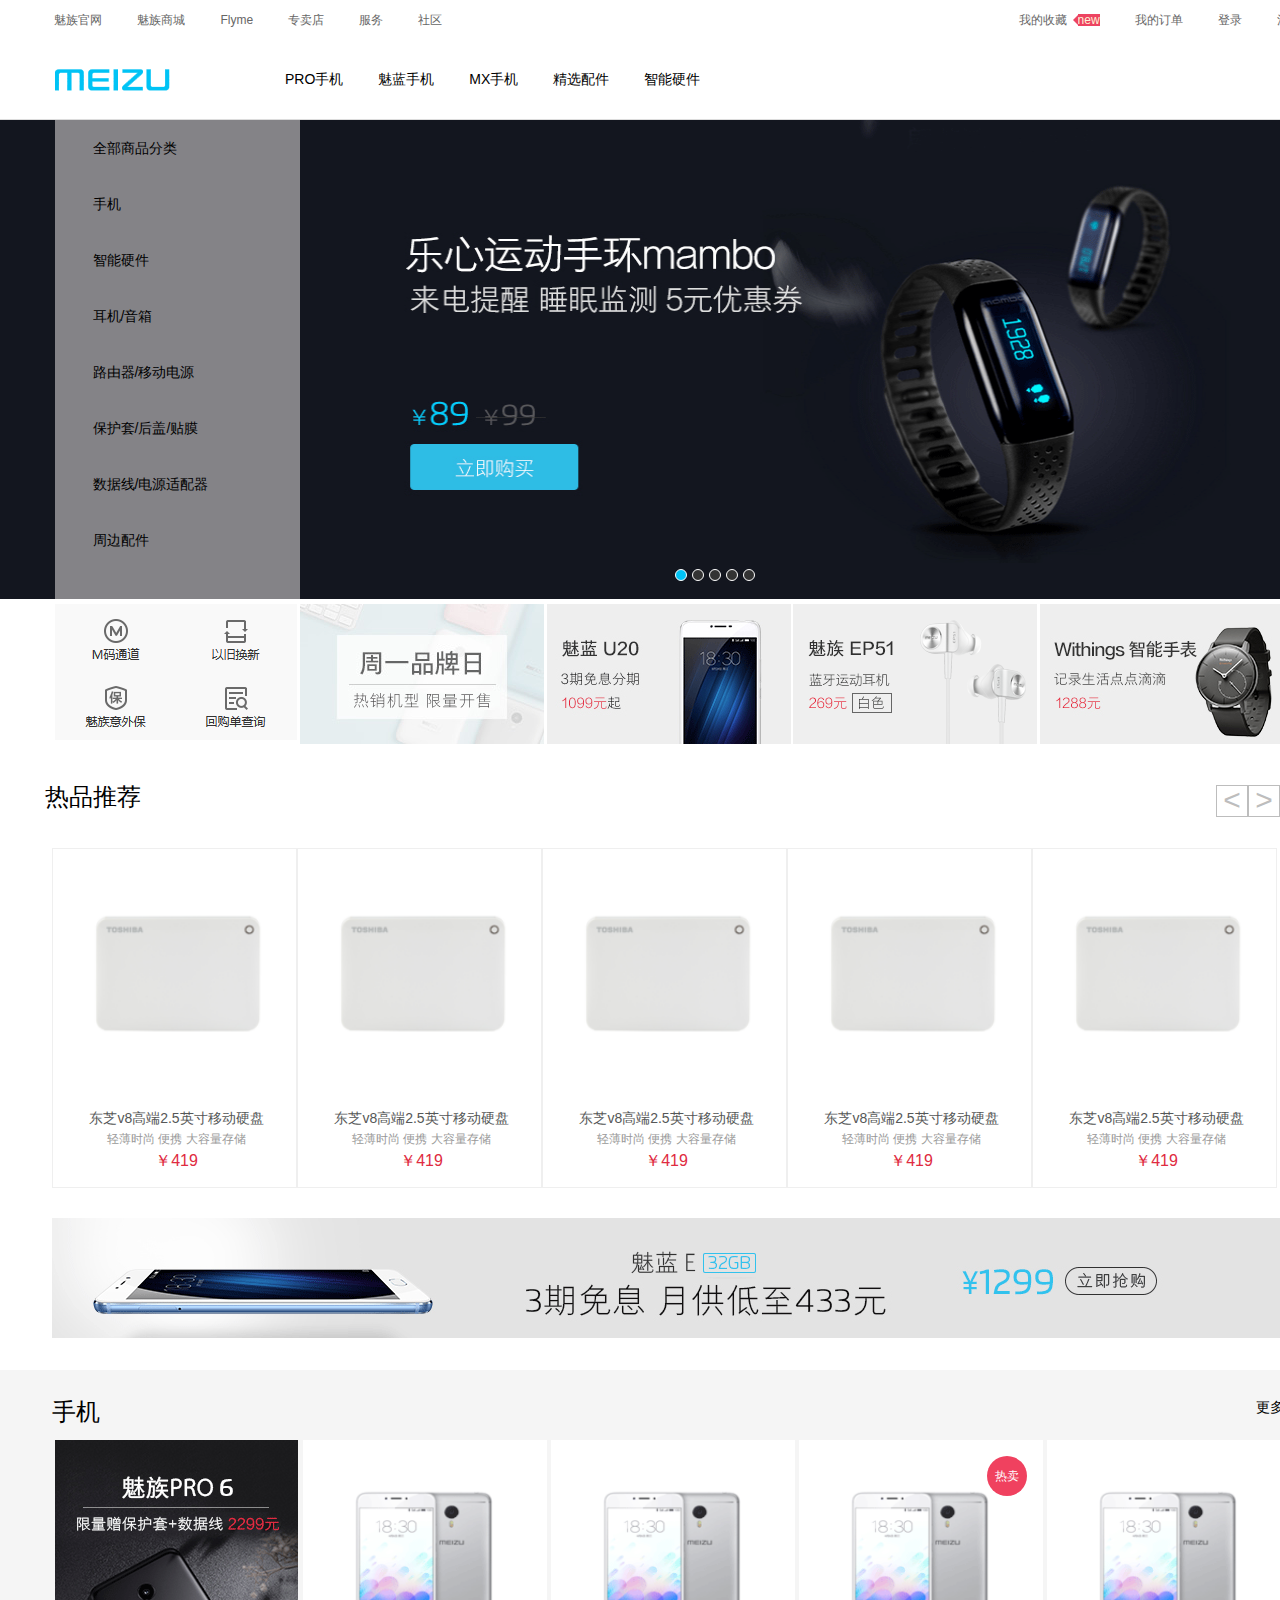
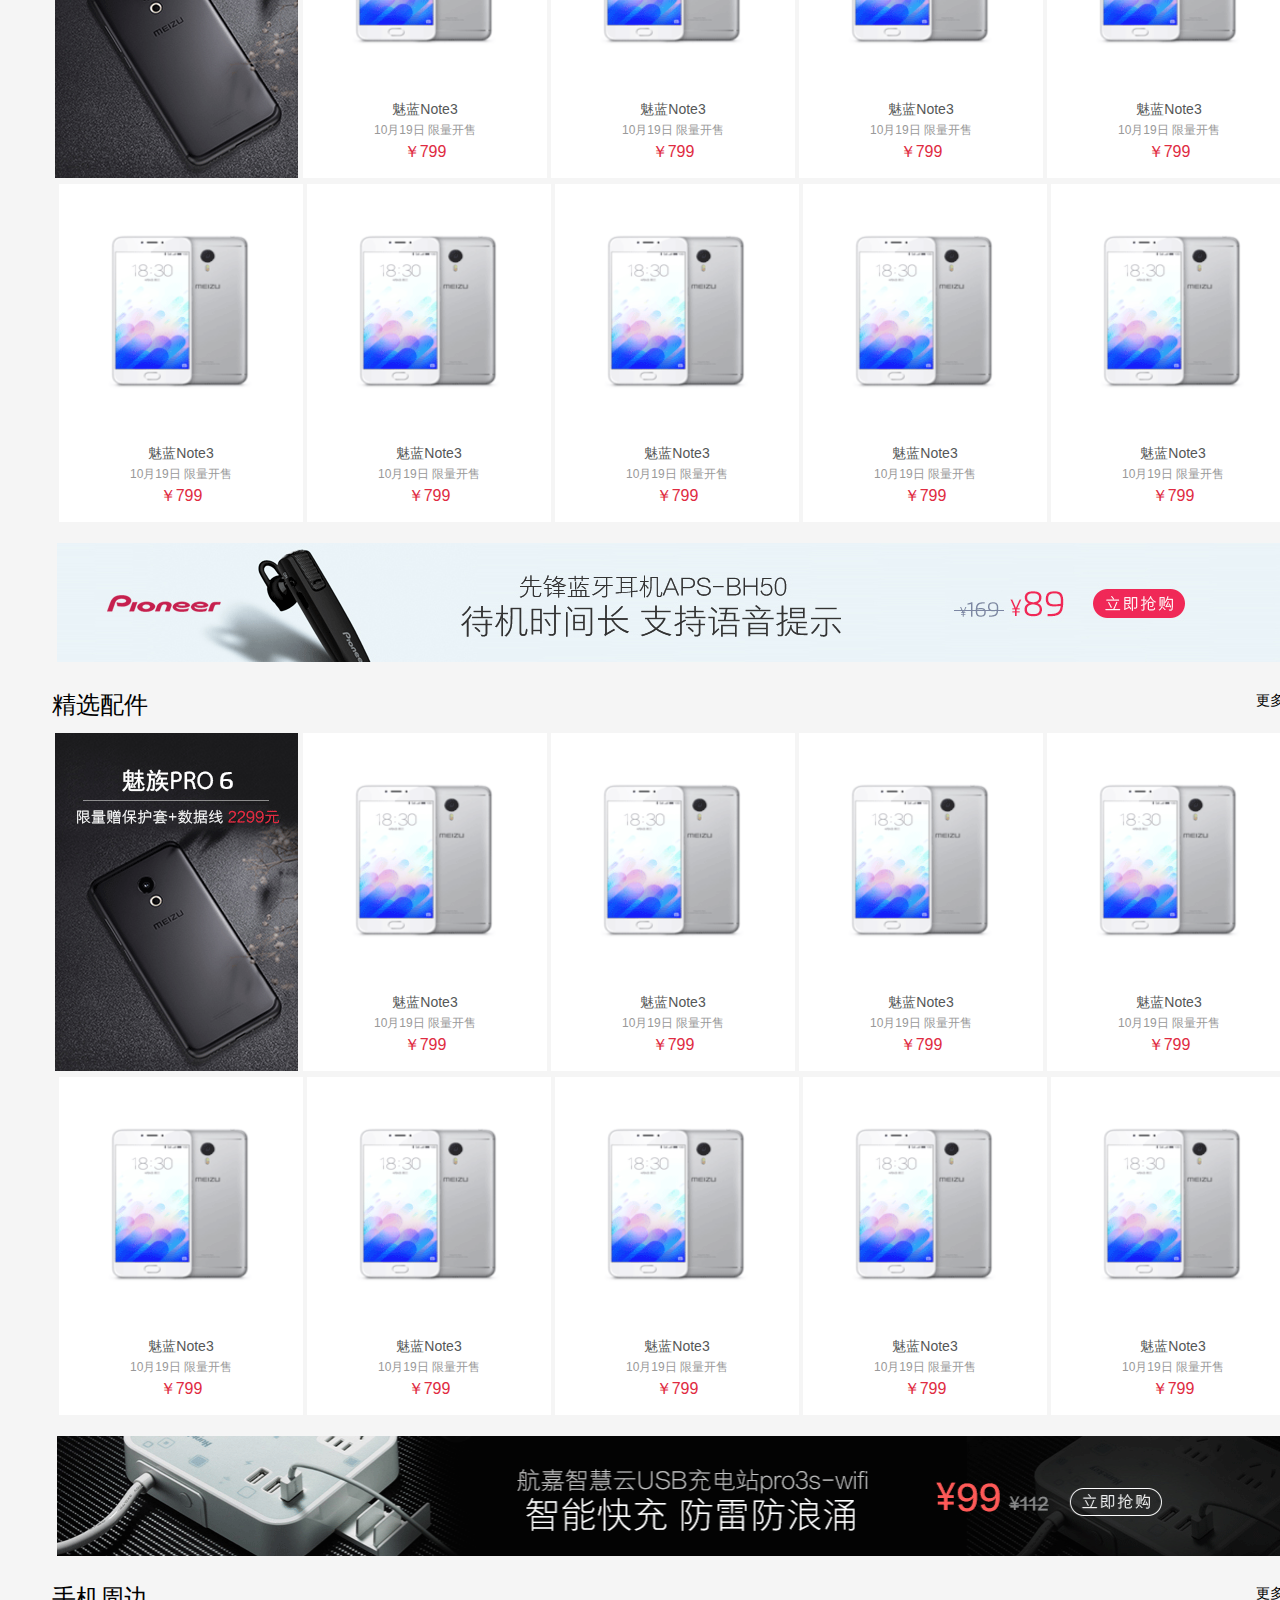
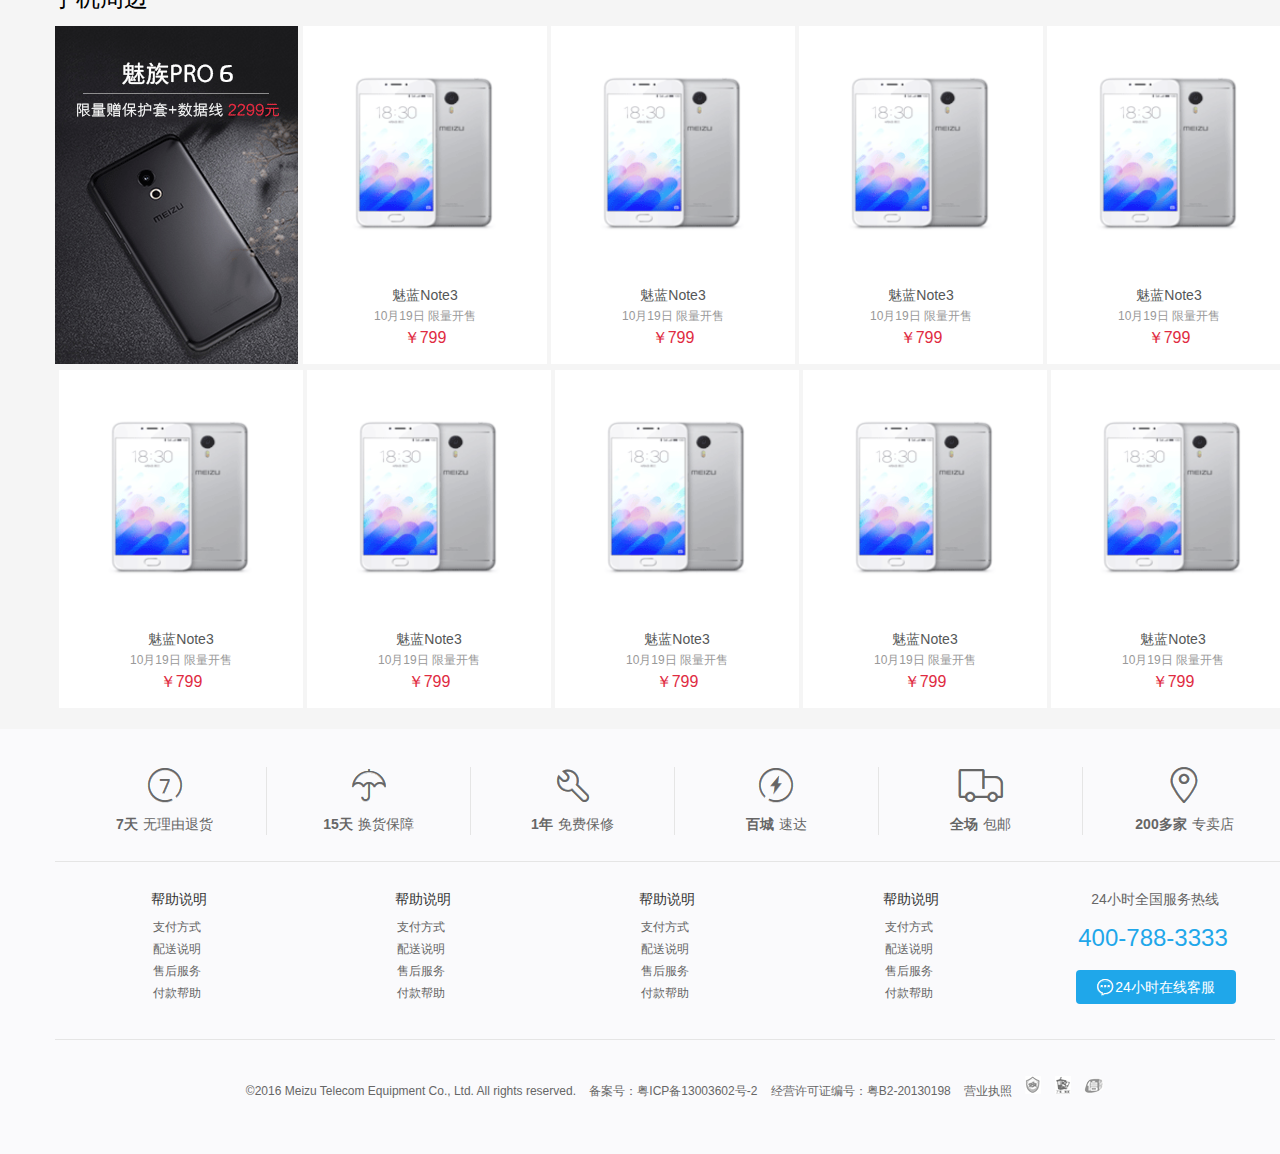
<file: index.html>
﻿<!doctype html>
<html lang="en">
<head>
	<meta charset="UTF-8" />
	<title>Document</title>
	<link rel="stylesheet" href="css/reset.css" />
	<link rel="stylesheet" href="css/test.css" />
	
</head>
<body>
	<div id="huidao" class="hide">
	<i ><img src="img/6666/images/you.gif"/></i>
	<a onclick="pageScroll()"><img src="img/6666/images/top.gif"/></a>
	</div>
	<div id="topnav">
		<div id="topleft">
			<ul>
				<li>魅族官网</li>
				<li>魅族商城</li>
				<li>Flyme</li>
				<li>专卖店</li>
				<li>服务</li>
				<li>社区</li>
			</ul>
		</div>
		<div id="topright">
			<li>我的收藏<i>new<span></span></i></li>
			<li>我的订单</li>
			<li>登录</li>
			<li>注册</li>
		</div>
	</div>
	<div id="shopnav" class="shopnav">
		<a href="http://www.meizu.com" target="_blank"><img src="img/logo.gif" alt="魅族" />	</a>
		<div class="zznav">
			
			<ul id="navz">
				<li index="0" >PRO手机</li>
				<li index="1">魅蓝手机</li>
				<li index="2">MX手机</li>
				<li index="3">精选配件</li>
				<li index="4">智能硬件</li>
			</ul>
		</div>
			

			<div class="zzxnav">
				<div class="xiaonav ">
					<ul class="made">
						<li><img src="img/images1/pro1.gif" />
							<p class="aa">魅族PR6 </p>
							<p class="cc">￥2299</p>
						</li>
						<li><img src="img/images1/pro2.gif"/>
						<p class="aa">魅族PR6 </p>
							<p class="cc">￥2299</p>
						</li>
					</ul>
				</div>
				<div class="xiaonav">
					<ul class="made">
						
						<li><img src="img/images1/ml3.gif"/>
						<p class="aa">魅族PR6 </p>
							<p class="cc">￥2299</p>
						</li>
						<li><img src="img/images1/ml4.gif"/>
						<p class="aa">魅族PR6 </p>
							<p class="cc">￥2299</p>
						</li>
						<li><img src="img/images1/ml5.gif"/>
						<p class="aa">魅族PR6 </p>
							<p class="cc">￥2299</p>
						</li>
						<li><img src="img/images1/ml6.gif"/>
						<p class="aa">魅族PR6 </p>
							<p class="cc">￥2299</p>
						</li>
					</ul>
				</div>
				<div class="xiaonav">
					<ul class="made">
						<li><img src="img/images1/mx1.gif"/>
						<p class="aa">魅族PR6 </p>
							<p class="cc">￥2299</p>
						</li>
						<li><img src="img/images1/mx2.gif"/>
						<p class="aa">魅族PR6 </p>
							<p class="cc">￥2299</p>
						</li>
						<li><img src="img/images1/mx3.gif"/>
					<p class="aa">魅族PR6 </p>
							<p class="cc">￥2299</p>
						</li>
					</ul>
				</div>
				<div class="xiaonav">
					<ul class="made">
						<li><img src="img/images1/p1.gif"/>
						
						<p class="aa">魅族PR6 </p>
							<p class="cc">￥2299</p>
						<li><img src="img/images1/p2.gif"/>
						<p class="aa">魅族PR6 </p>
							<p class="cc">￥2299</p>
						</li>
						<li><img src="img/images1/p3.gif"/>
						<p class="aa">魅族PR6 </p>
							<p class="cc">￥2299</p>
						</li>
						<li><img src="img/images1/p4.gif"/>
						<p class="aa">魅族PR6 </p>
							<p class="cc">￥2299</p>
						</li>
						<li><img src="img/images1/p5.gif"/>
						<p class="aa">魅族PR6 </p>
							<p class="cc">￥2299</p>
						</li>
					</ul>
				</div>
				<div class="xiaonav">
					<ul class="made">
						<li><img src="img/images1/y1.gif"/>
					<p class="aa">魅族PR6 </p>
							<p class="cc">￥2299</p>
						</li>
						<li><img src="img/images1/y2.gif"/>
					<p class="aa">魅族PR6 </p>
							<p class="cc">￥2299</p>
						</li>
						<li><img src="img/images1/y3.gif"/>
					<p class="aa">魅族PR6 </p>
							<p class="cc">￥2299</p>
						</li>
						<li><img src="img/images1/y4.gif"/>
					<p class="aa">魅族PR6 </p>
							<p class="cc">￥2299</p>
						</li>
						<li><img src="img/images1/y5.gif"/>
					<p class="aa">魅族PR6 </p>
							<p class="cc">￥2299</p>
						</li>
						<li><img src="img/images1/y6.gif"/>
					<p class="aa">魅族PR6 </p>
							<p class="cc">￥2299</p>
						</li>
					</ul>	
				</div>
		</div>
	</div>
	<div id="po">
		<div id="list" style="left:-1350px;">
			<img src="img/5.gif" alt="">
			<img src="img/1.gif" alt="">
			<img src="img/2.gif" alt="">
			<img src="img/3.gif" alt="">
			<img src="img/4.gif" alt="">
			<img src="img/5.gif" alt="">
			<img src="img/1.gif" alt="">
			
		</div>
		<div id="buttons">
			<span index="1" class="on"></span>
			<span index="2"></span>
			<span index="3"></span>
			<span index="4"></span>
			<span index="5"></span>
		</div>
		<a href="javascript:;" class="arrow" id="prev">&lt;</a>
		<a href="javascript:;" class="arrow" id="next">&gt;</a>
			
			<div id="listb" >
					<p><span>全部商品分类</span></p>
				<ul>
					<li index="0" ><span >手机</span></li>
					<li index="1"><span>智能硬件</span></li>
					<li index="2"><span>耳机/音箱</span></li>
					<li index="3"><span>路由器/移动电源</span></li>
					<li index="4"><span>保护套/后盖/贴膜</span></li>	
					<li index="5"><span>数据线/电源适配器</span></li>
					<li index="6"><span>周边配件</span></li>
				</ul>			
			</div>
			<div class="contentb">
				<div class="b ">
					<div class ="c">
						<div class="cccc">
							<ul>
								<li>
									<div class="ccccimg"><img src="img/CnQOjVfodL2AECfUAAjwkwqC8nw363_180x180.png"/></div>
									<div class="cccctext">1</div>
								</li>
							<li>
									<div class="ccccimg"><img src="img/CnQOjVfodL2AECfUAAjwkwqC8nw363_180x180.png"/></div>
									<div class="cccctext">是的撒</div>
								</li>
								<li>
									<div class="ccccimg"><img src="img/CnQOjVfodL2AECfUAAjwkwqC8nw363_180x180.png"/></div>
									<div class="cccctext">是的撒</div>
								</li>
								<li>
									<div class="ccccimg"><img src="img/CnQOjVfodL2AECfUAAjwkwqC8nw363_180x180.png"/></div>
									<div class="cccctext">是的撒</div>
								</li>
								<li>
									<div class="ccccimg"><img src="img/CnQOjVfodL2AECfUAAjwkwqC8nw363_180x180.png"/></div>
									<div class="cccctext">是的撒</div>
								</li>
								
							</ul>
						</div>	
						<div class="cccc">
							<ul>
								<li>
									<div class="ccccimg"><img src="img/CnQOjVfodL2AECfUAAjwkwqC8nw363_180x180.png"/></div>
									<div class="cccctext">是的撒</div>
								</li>
							<li>
									<div class="ccccimg"><img src="img/CnQOjVfodL2AECfUAAjwkwqC8nw363_180x180.png"/></div>
									<div class="cccctext">是的撒</div>
								</li>
								<li>
									<div class="ccccimg"><img src="img/CnQOjVfodL2AECfUAAjwkwqC8nw363_180x180.png"/></div>
									<div class="cccctext">是的撒</div>
								</li>
								<li>
									<div class="ccccimg"><img src="img/CnQOjVfodL2AECfUAAjwkwqC8nw363_180x180.png"/></div>
									<div class="cccctext">是的撒</div>
								</li>
								<li>
									<div class="ccccimg"><img src="img/CnQOjVfodL2AECfUAAjwkwqC8nw363_180x180.png"/></div>
									<div class="cccctext">是的撒</div>
								</li>						
							</ul>
						</div>	
					</div>
					<div class="zhaopiao">					
						<img src="img/mx6ad.gif"/>
					</div>
				</div>
				<div class="b">
					<div class ="c">
						<div class="cccc">
							<ul>
								<li>
									<div class="ccccimg"><img src="img/CnQOjVfodL2AECfUAAjwkwqC8nw363_180x180.png"/></div>
									<div class="cccctext">2</div>
								</li>
							<li>
									<div class="ccccimg"><img src="img/CnQOjVfodL2AECfUAAjwkwqC8nw363_180x180.png"/></div>
									<div class="cccctext">是的撒</div>
								</li>
								<li>
									<div class="ccccimg"><img src="img/CnQOjVfodL2AECfUAAjwkwqC8nw363_180x180.png"/></div>
									<div class="cccctext">是的撒</div>
								</li>
								<li>
									<div class="ccccimg"><img src="img/CnQOjVfodL2AECfUAAjwkwqC8nw363_180x180.png"/></div>
									<div class="cccctext">是的撒</div>
								</li>
								<li>
									<div class="ccccimg"><img src="img/CnQOjVfodL2AECfUAAjwkwqC8nw363_180x180.png"/></div>
									<div class="cccctext">是的撒</div>
								</li>
								
							</ul>
						</div>	
						<div class="cccc">
							<ul>
								<li>
									<div class="ccccimg"><img src="img/CnQOjVfodL2AECfUAAjwkwqC8nw363_180x180.png"/></div>
									<div class="cccctext">是的撒</div>
								</li>
							<li>
									<div class="ccccimg"><img src="img/CnQOjVfodL2AECfUAAjwkwqC8nw363_180x180.png"/></div>
									<div class="cccctext">是的撒</div>
								</li>
								<li>
									<div class="ccccimg"><img src="img/CnQOjVfodL2AECfUAAjwkwqC8nw363_180x180.png"/></div>
									<div class="cccctext">是的撒</div>
								</li>
								<li>
									<div class="ccccimg"><img src="img/CnQOjVfodL2AECfUAAjwkwqC8nw363_180x180.png"/></div>
									<div class="cccctext">是的撒</div>
								</li>
								<li>
									<div class="ccccimg"><img src="img/CnQOjVfodL2AECfUAAjwkwqC8nw363_180x180.png"/></div>
									<div class="cccctext">是的撒</div>
								</li>						
							</ul>
						</div>	
					</div>
					<div class="zhaopiao">					
						<img src="img/mx6ad.gif"/>
					</div>
				</div>
				<div class="b">
					<div class ="c">
						<div class="cccc">
							<ul>
								<li>
									<div class="ccccimg"><img src="img/CnQOjVfodL2AECfUAAjwkwqC8nw363_180x180.png"/></div>
									<div class="cccctext">3</div>
								</li>
							<li>
									<div class="ccccimg"><img src="img/CnQOjVfodL2AECfUAAjwkwqC8nw363_180x180.png"/></div>
									<div class="cccctext">是的撒</div>
								</li>
								<li>
									<div class="ccccimg"><img src="img/CnQOjVfodL2AECfUAAjwkwqC8nw363_180x180.png"/></div>
									<div class="cccctext">是的撒</div>
								</li>
								<li>
									<div class="ccccimg"><img src="img/CnQOjVfodL2AECfUAAjwkwqC8nw363_180x180.png"/></div>
									<div class="cccctext">是的撒</div>
								</li>
								<li>
									<div class="ccccimg"><img src="img/CnQOjVfodL2AECfUAAjwkwqC8nw363_180x180.png"/></div>
									<div class="cccctext">是的撒</div>
								</li>
								
							</ul>
						</div>	
						<div class="cccc">
							<ul>
								<li>
									<div class="ccccimg"><img src="img/CnQOjVfodL2AECfUAAjwkwqC8nw363_180x180.png"/></div>
									<div class="cccctext">是的撒</div>
								</li>
							<li>
									<div class="ccccimg"><img src="img/CnQOjVfodL2AECfUAAjwkwqC8nw363_180x180.png"/></div>
									<div class="cccctext">是的撒</div>
								</li>
								<li>
									<div class="ccccimg"><img src="img/CnQOjVfodL2AECfUAAjwkwqC8nw363_180x180.png"/></div>
									<div class="cccctext">是的撒</div>
								</li>
								<li>
									<div class="ccccimg"><img src="img/CnQOjVfodL2AECfUAAjwkwqC8nw363_180x180.png"/></div>
									<div class="cccctext">是的撒</div>
								</li>
								<li>
									<div class="ccccimg"><img src="img/CnQOjVfodL2AECfUAAjwkwqC8nw363_180x180.png"/></div>
									<div class="cccctext">是的撒</div>
								</li>						
							</ul>
						</div>	
					</div>
					<div class="zhaopiao">					
						<img src="img/mx6ad.gif"/>
					</div>
				</div>
				<div class="b">
					<div class ="c">
						<div class="cccc">
							<ul>
								<li>
									<div class="ccccimg"><img src="img/CnQOjVfodL2AECfUAAjwkwqC8nw363_180x180.png"/></div>
									<div class="cccctext">4<img src="img/CnQOjVfodL2AECfUAAjwkwqC8nw363_180x180.png"/></div>
								</li>
							<li>
									<div class="ccccimg"><img src="img/CnQOjVfodL2AECfUAAjwkwqC8nw363_180x180.png"/></div>
									<div class="cccctext">是的撒</div>
								</li>
								<li>
									<div class="ccccimg"><img src="img/CnQOjVfodL2AECfUAAjwkwqC8nw363_180x180.png"/></div>
									<div class="cccctext">是的撒</div>
								</li>
								<li>
									<div class="ccccimg"><img src="img/CnQOjVfodL2AECfUAAjwkwqC8nw363_180x180.png"/></div>
									<div class="cccctext">是的撒</div>
								</li>
								<li>
									<div class="ccccimg"><img src="img/CnQOjVfodL2AECfUAAjwkwqC8nw363_180x180.png"/></div>
									<div class="cccctext">是的撒</div>
								</li>
								
							</ul>
						</div>	
						<div class="cccc">
							<ul>
								<li>
									<div class="ccccimg"><img src="img/CnQOjVfodL2AECfUAAjwkwqC8nw363_180x180.png"/></div>
									<div class="cccctext">是的撒</div>
								</li>
							<li>
									<div class="ccccimg"><img src="img/CnQOjVfodL2AECfUAAjwkwqC8nw363_180x180.png"/></div>
									<div class="cccctext">是的撒</div>
								</li>
								<li>
									<div class="ccccimg"><img src="img/CnQOjVfodL2AECfUAAjwkwqC8nw363_180x180.png"/></div>
									<div class="cccctext">是的撒</div>
								</li>
								<li>
									<div class="ccccimg"><img src="img/CnQOjVfodL2AECfUAAjwkwqC8nw363_180x180.png"/></div>
									<div class="cccctext">是的撒</div>
								</li>
								<li>
									<div class="ccccimg"><img src="img/CnQOjVfodL2AECfUAAjwkwqC8nw363_180x180.png"/></div>
									<div class="cccctext">是的撒</div>
								</li>						
							</ul>
						</div>	
					</div>
					<div class="zhaopiao">					
						<img src="img/mx6ad.gif"/>
					</div>
				</div>
				<div class="b">
					<div class ="c">
						<div class="cccc">
							<ul>
								<li>
									<div class="ccccimg"><img src="img/CnQOjVfodL2AECfUAAjwkwqC8nw363_180x180.png"/></div>
									<div class="cccctext">5</div>
								</li>
							<li>
									<div class="ccccimg"><img src="img/CnQOjVfodL2AECfUAAjwkwqC8nw363_180x180.png"/></div>
									<div class="cccctext">是的撒</div>
								</li>
								<li>
									<div class="ccccimg"><img src="img/CnQOjVfodL2AECfUAAjwkwqC8nw363_180x180.png"/></div>
									<div class="cccctext">是的撒</div>
								</li>
								<li>
									<div class="ccccimg"><img src="img/CnQOjVfodL2AECfUAAjwkwqC8nw363_180x180.png"/></div>
									<div class="cccctext">是的撒</div>
								</li>
								<li>
									<div class="ccccimg"><img src="img/CnQOjVfodL2AECfUAAjwkwqC8nw363_180x180.png"/></div>
									<div class="cccctext">是的撒</div>
								</li>
								
							</ul>
						</div>	
						<div class="cccc">
							<ul>
								<li>
									<div class="ccccimg"><img src="img/CnQOjVfodL2AECfUAAjwkwqC8nw363_180x180.png"/></div>
									<div class="cccctext">是的撒</div>
								</li>
							<li>
									<div class="ccccimg"><img src="img/CnQOjVfodL2AECfUAAjwkwqC8nw363_180x180.png"/></div>
									<div class="cccctext">是的撒</div>
								</li>
								<li>
									<div class="ccccimg"><img src="img/CnQOjVfodL2AECfUAAjwkwqC8nw363_180x180.png"/></div>
									<div class="cccctext">是的撒</div>
								</li>
								<li>
									<div class="ccccimg"><img src="img/CnQOjVfodL2AECfUAAjwkwqC8nw363_180x180.png"/></div>
									<div class="cccctext">是的撒</div>
								</li>
								<li>
									<div class="ccccimg"><img src="img/CnQOjVfodL2AECfUAAjwkwqC8nw363_180x180.png"/></div>
									<div class="cccctext">是的撒</div>
								</li>						
							</ul>
						</div>	
					</div>
					<div class="zhaopiao">					
						<img src="img/mx6ad.gif"/>
					</div>
				</div>
				<div class="b">
					<div class ="c">
						<div class="cccc">
							<ul>
								<li>
									<div class="ccccimg"><img src="img/CnQOjVfodL2AECfUAAjwkwqC8nw363_180x180.png"/></div>
									<div class="cccctext">6</div>
								</li>
							<li>
									<div class="ccccimg"><img src="img/CnQOjVfodL2AECfUAAjwkwqC8nw363_180x180.png"/></div>
									<div class="cccctext">是的撒</div>
								</li>
								<li>
									<div class="ccccimg"><img src="img/CnQOjVfodL2AECfUAAjwkwqC8nw363_180x180.png"/></div>
									<div class="cccctext">是的撒</div>
								</li>
								<li>
									<div class="ccccimg"><img src="img/CnQOjVfodL2AECfUAAjwkwqC8nw363_180x180.png"/></div>
									<div class="cccctext">是的撒</div>
								</li>
								<li>
									<div class="ccccimg"><img src="img/CnQOjVfodL2AECfUAAjwkwqC8nw363_180x180.png"/></div>
									<div class="cccctext">是的撒</div>
								</li>
								
							</ul>
						</div>	
						<div class="cccc">
							<ul>
								<li>
									<div class="ccccimg"><img src="img/CnQOjVfodL2AECfUAAjwkwqC8nw363_180x180.png"/></div>
									<div class="cccctext">是的撒</div>
								</li>
							<li>
									<div class="ccccimg"><img src="img/CnQOjVfodL2AECfUAAjwkwqC8nw363_180x180.png"/></div>
									<div class="cccctext">是的撒</div>
								</li>
								<li>
									<div class="ccccimg"><img src="img/CnQOjVfodL2AECfUAAjwkwqC8nw363_180x180.png"/></div>
									<div class="cccctext">是的撒</div>
								</li>
								<li>
									<div class="ccccimg"><img src="img/CnQOjVfodL2AECfUAAjwkwqC8nw363_180x180.png"/></div>
									<div class="cccctext">是的撒</div>
								</li>
								<li>
									<div class="ccccimg"><img src="img/CnQOjVfodL2AECfUAAjwkwqC8nw363_180x180.png"/></div>
									<div class="cccctext">是的撒</div>
								</li>						
							</ul>
						</div>	
					</div>
					<div class="zhaopiao">					
						<img src="img/mx6ad.gif"/>
					</div>
				</div>
				<div class="b">
					<div class ="c">
						<div class="cccc">
							<ul>
								<li>
									<div class="ccccimg"><img src="img/CnQOjVfodL2AECfUAAjwkwqC8nw363_180x180.png"/></div>
									<div class="cccctext">7</div>
								</li>
							<li>
									<div class="ccccimg"><img src="img/CnQOjVfodL2AECfUAAjwkwqC8nw363_180x180.png"/></div>
									<div class="cccctext">是的撒</div>
								</li>
								<li>
									<div class="ccccimg"><img src="img/CnQOjVfodL2AECfUAAjwkwqC8nw363_180x180.png"/></div>
									<div class="cccctext">是的撒</div>
								</li>
								<li>
									<div class="ccccimg"><img src="img/CnQOjVfodL2AECfUAAjwkwqC8nw363_180x180.png"/></div>
									<div class="cccctext">是的撒</div>
								</li>
								<li>
									<div class="ccccimg"><img src="img/CnQOjVfodL2AECfUAAjwkwqC8nw363_180x180.png"/></div>
									<div class="cccctext">是的撒</div>
								</li>
								
							</ul>
						</div>	
						<div class="cccc">
							<ul>
								<li>
									<div class="ccccimg"><img src="img/CnQOjVfodL2AECfUAAjwkwqC8nw363_180x180.png"/></div>
									<div class="cccctext"></div>
								</li>
							<li>
									<div class="ccccimg"><img src="img/CnQOjVfodL2AECfUAAjwkwqC8nw363_180x180.png"/></div>
									<div class="cccctext">是的撒</div>
								</li>
								<li>
									<div class="ccccimg"><img src="img/CnQOjVfodL2AECfUAAjwkwqC8nw363_180x180.png"/></div>
									<div class="cccctext">是的撒</div>
								</li>
								<li>
									<div class="ccccimg"><img src="img/CnQOjVfodL2AECfUAAjwkwqC8nw363_180x180.png"/></div>
									<div class="cccctext">是的撒</div>
								</li>
								<li>
									<div class="ccccimg"><img src="img/CnQOjVfodL2AECfUAAjwkwqC8nw363_180x180.png"/></div>
									<div class="cccctext">是的撒</div>
								</li>						
							</ul>
						</div>	
					</div>
					<div class="zhaopiao">					
						<img src="img/mx6ad.gif"/>
					</div>
				</div>
			</div>
			
		</div>	

	<div id="boxnav">
		<div class="box">
			<div><img src="img/images/21.gif"/></div>
			<div><img src="img/images/22.gif"/></div>
			<div><img src="img/images/23.gif"/></div>
			<div><img src="img/images/24.gif"/></div>
		</div>
		<div><img src="img/images/221.gif"/></div>
		<div><img src="img/images/222.gif"/></div>
		<div><img src="img/images/223.gif"/></div>
		<div><img src="img/images/224.gif"/></div>				
	</div>

	<div id="lunnav">
		<div class="lunnav1">
			<p>热品推荐</p>
			<a class="ziti" id="sprev">&gt;</a>
			<a class="ziti" id="snext">&lt;</a>	
		</div>
		<div id="heng">
			
		
			<div class="big" >
				
			
				<div class="dage">
					
					<div class="lunbo">
						<div class="ee">
						
							<div class="dd">
								<img src="img/6666/haha.gif"/>
							
								<p class="aa">东芝v8高端2.5英寸移动硬盘</p>
								<p class="bb">轻薄时尚 便携 大容量存储</p>
								<p class="cc">￥419</p>
						    </div>
						</div>
					</div>
					<div class="lunbo">
						<div class="ee">
						
							<div class="dd">
								<img src="img/6666/haha.gif"/>
							
								<p class="aa">东芝v8高端2.5英寸移动硬盘</p>
								<p class="bb">轻薄时尚 便携 大容量存储</p>
								<p class="cc">￥419</p>
						    </div>
						</div>
					</div>
					<div class="lunbo">
						<div class="ee">
						
							<div class="dd">
								<img src="img/6666/haha.gif"/>
							
								<p class="aa">东芝v8高端2.5英寸移动硬盘</p>
								<p class="bb">轻薄时尚 便携 大容量存储</p>
								<p class="cc">￥419</p>
						    </div>
						</div>
					</div>
					<div class="lunbo">
						<div class="ee">
						
							<div class="dd">
								<img src="img/6666/haha.gif"/>
							
								<p class="aa">东芝v8高端2.5英寸移动硬盘</p>
								<p class="bb">轻薄时尚 便携 大容量存储</p>
								<p class="cc">￥419</p>
						    </div>
						</div>
					</div>
					<div class="lunbo">
						<div class="ee">
						
							<div class="dd">
								<img src="img/6666/haha.gif"/>
							
								<p class="aa">东芝v8高端2.5英寸移动硬盘</p>
								<p class="bb">轻薄时尚 便携 大容量存储</p>
								<p class="cc">￥419</p>
						    </div>
						</div>
					</div>
					
				</div>
				
				<div class="dage">
					
					<div class="lunbo">
						<div class="ee">
						
							<div class="dd">
								<img src="img/6666/hehe.gif"/>
							
								<p class="aa">东芝v8高端2.5英寸移动硬盘</p>
								<p class="bb">轻薄时尚 便携 大容量存储</p>
								<p class="cc">￥419</p>
						    </div>
						</div>
					</div>
					<div class="lunbo">
						<div class="ee">
						
							<div class="dd">
								<img src="img/6666/hehe.gif"/>
							
								<p class="aa">东芝v8高端2.5英寸移动硬盘</p>
								<p class="bb">轻薄时尚 便携 大容量存储</p>
								<p class="cc">￥419</p>
						    </div>
						</div>
					</div>
					<div class="lunbo">
						<div class="ee">
						
							<div class="dd">
								<img src="img/6666/hehe.gif"/>
							
								<p class="aa">东芝v8高端2.5英寸移动硬盘</p>
								<p class="bb">轻薄时尚 便携 大容量存储</p>
								<p class="cc">￥419</p>
						    </div>
						</div>
					</div>
					<div class="lunbo">
						<div class="ee">
						
							<div class="dd">
								<img src="img/6666/hehe.gif"/>
							
								<p class="aa">东芝v8高端2.5英寸移动硬盘</p>
								<p class="bb">轻薄时尚 便携 大容量存储</p>
								<p class="cc">￥419</p>
						    </div>
						</div>
					</div>
					<div class="lunbo">
						<div class="ee">
						
							<div class="dd">
								<img src="img/6666/hehe.gif"/>
							
								<p class="aa">东芝v8高端2.5英寸移动硬盘</p>
								<p class="bb">轻薄时尚 便携 大容量存储</p>
								<p class="cc">￥419</p>
						    </div>
						</div>
					</div>
					
				</div>
				
			</div>
		</div>
	</div>
	<div class="zhanshi3" >
		<img src="img/6666/火狐截图_2016-10-19T15-25-15.gif"/>
		
	</div>	
	<div class="zhanshi2">
		
			<div class="contentaa">
				<a>手机</a>
				<a id="haha">更多&gt;</a>
			</div>
			<div class="contentbb">
				<div class="wanle"><img src="img/6666/images/a1.gif"/>
					<div class="liji">
						<a class="goumai">立即购买</a>
					</div>
				</div>
		<div class="ee">
			<div class="dd">
				<img src="img/6666/images/a2.gif"/>
				<p class="aa">魅蓝Note3</p>
							<p class="bb">10月19日 限量开售</p>
							<p class="cc">￥799</p>
			</div>
		</div>
		<div class="ee">
			<div class="dd">
				<img src="img/6666/images/a2.gif"/>
				<p class="aa">魅蓝Note3</p>
							<p class="bb">10月19日 限量开售</p>
							<p class="cc">￥799</p>
			</div>
		</div>
		<div class="ee ">
			<div class="dd">
				<img src="img/6666/images/a2.gif"/>
				<p class="aa">魅蓝Note3</p>
							<p class="bb">10月19日 限量开售</p>
							<p class="cc">￥799</p>
			</div>
			
			<a class="biaoqian">热卖</a>
			
		</div>
		<div class="ee">
			<div class="dd">
				<img src="img/6666/images/a2.gif"/>
				<p class="aa">魅蓝Note3</p>
							<p class="bb">10月19日 限量开售</p>
							<p class="cc">￥799</p>
			</div>
		</div>
		<div class="ee">
			<div class="dd">
				<img src="img/6666/images/a2.gif"/>
				<p class="aa">魅蓝Note3</p>
							<p class="bb">10月19日 限量开售</p>
							<p class="cc">￥799</p>
			</div>
		</div>
		<div class="ee">
			<div class="dd">
				<img src="img/6666/images/a2.gif"/>
				<p class="aa">魅蓝Note3</p>
							<p class="bb">10月19日 限量开售</p>
							<p class="cc">￥799</p>
			</div>
		</div>
		<div class="ee">
			<div class="dd">
				<img src="img/6666/images/a2.gif"/>
				<p class="aa">魅蓝Note3</p>
							<p class="bb">10月19日 限量开售</p>
							<p class="cc">￥799</p>
			</div>
		</div>
		<div class="ee">
			<div class="dd">
				<img src="img/6666/images/a2.gif"/>
				<p class="aa">魅蓝Note3</p>
							<p class="bb">10月19日 限量开售</p>
							<p class="cc">￥799</p>
			</div>
		</div>
		<div class="ee">
			<div class="dd">
				<img src="img/6666/images/a2.gif"/>
				<p class="aa">魅蓝Note3</p>
							<p class="bb">10月19日 限量开售</p>
							<p class="cc">￥799</p>
			</div>
		</div>
				
			</div>
		</div>
	
	
	<div class="zhanshi">
		<img src="img/6666/images/h1.gif"/>
	</div>
	<div class="zhanshi2">
	
			<div class="contentaa">
				<a>精选配件</a>
				<a id="haha">更多&gt;</a>
			</div>
			<div class="contentbb">
				<div class="wanle"><img src="img/6666/images/a1.gif"/>
					<div class="liji">
						<a class="goumai">立即购买</a>
					</div>
				</div>
				<div class="ee">
					<div class="dd">
						<img src="img/6666/images/a2.gif"/>
						<p class="aa">魅蓝Note3</p>
									<p class="bb">10月19日 限量开售</p>
									<p class="cc">￥799</p>
					</div>
				</div>
				<div class="ee">
					<div class="dd">
						<img src="img/6666/images/a2.gif"/>
						<p class="aa">魅蓝Note3</p>
									<p class="bb">10月19日 限量开售</p>
									<p class="cc">￥799</p>
					</div>
				</div>
				<div class="ee">
					<div class="dd">
						<img src="img/6666/images/a2.gif"/>
						<p class="aa">魅蓝Note3</p>
									<p class="bb">10月19日 限量开售</p>
									<p class="cc">￥799</p>
					</div>
				</div>
				<div class="ee">
					<div class="dd">
						<img src="img/6666/images/a2.gif"/>
						<p class="aa">魅蓝Note3</p>
									<p class="bb">10月19日 限量开售</p>
									<p class="cc">￥799</p>
					</div>
				</div>
				<div class="ee">
					<div class="dd">
						<img src="img/6666/images/a2.gif"/>
						<p class="aa">魅蓝Note3</p>
									<p class="bb">10月19日 限量开售</p>
									<p class="cc">￥799</p>
					</div>
				</div>
				<div class="ee">
					<div class="dd">
						<img src="img/6666/images/a2.gif"/>
						<p class="aa">魅蓝Note3</p>
									<p class="bb">10月19日 限量开售</p>
									<p class="cc">￥799</p>
					</div>
				</div>
				<div class="ee">
					<div class="dd">
						<img src="img/6666/images/a2.gif"/>
						<p class="aa">魅蓝Note3</p>
									<p class="bb">10月19日 限量开售</p>
									<p class="cc">￥799</p>
					</div>
				</div>
				<div class="ee">
					<div class="dd">
						<img src="img/6666/images/a2.gif"/>
						<p class="aa">魅蓝Note3</p>
									<p class="bb">10月19日 限量开售</p>
									<p class="cc">￥799</p>
					</div>
				</div>
				<div class="ee">
			<div class="dd">
				<img src="img/6666/images/a2.gif"/>
				<p class="aa">魅蓝Note3</p>
							<p class="bb">10月19日 限量开售</p>
							<p class="cc">￥799</p>
			</div>
		</div>
				
			
			</div>
	</div>
	<div class="zhanshi">
		<img src="img/6666/images/h2.gif"/>
	</div>
	<div class="zhanshi2">
		
			<div class="contentaa">
				<a>手机周边</a>
				<a id="haha">更多&gt;</a>
			</div>
			<div class="contentbb">
				<div class="wanle"><img src="img/6666/images/a1.gif"/>
					<div class="liji">
						<a class="goumai">立即购买</a>
					</div>
				</div>
		<div class="ee">
			<div class="dd">
				<img src="img/6666/images/a2.gif"/>
				<p class="aa">魅蓝Note3</p>
							<p class="bb">10月19日 限量开售</p>
							<p class="cc">￥799</p>
			</div>
		</div>
		<div class="ee">
			<div class="dd">
				<img src="img/6666/images/a2.gif"/>
				<p class="aa">魅蓝Note3</p>
							<p class="bb">10月19日 限量开售</p>
							<p class="cc">￥799</p>
			</div>
		</div>
		<div class="ee">
			<div class="dd">
				<img src="img/6666/images/a2.gif"/>
				<p class="aa">魅蓝Note3</p>
							<p class="bb">10月19日 限量开售</p>
							<p class="cc">￥799</p>
			</div>
		</div>
		<div class="ee">
			<div class="dd">
				<img src="img/6666/images/a2.gif"/>
				<p class="aa">魅蓝Note3</p>
							<p class="bb">10月19日 限量开售</p>
							<p class="cc">￥799</p>
			</div>
		</div>
		<div class="ee">
			<div class="dd">
				<img src="img/6666/images/a2.gif"/>
				<p class="aa">魅蓝Note3</p>
							<p class="bb">10月19日 限量开售</p>
							<p class="cc">￥799</p>
			</div>
		</div>
		<div class="ee">
			<div class="dd">
				<img src="img/6666/images/a2.gif"/>
				<p class="aa">魅蓝Note3</p>
							<p class="bb">10月19日 限量开售</p>
							<p class="cc">￥799</p>
			</div>
		</div>
		<div class="ee">
			<div class="dd">
				<img src="img/6666/images/a2.gif"/>
				<p class="aa">魅蓝Note3</p>
							<p class="bb">10月19日 限量开售</p>
							<p class="cc">￥799</p>
			</div>
		</div>
		<div class="ee">
			<div class="dd">
				<img src="img/6666/images/a2.gif"/>
				<p class="aa">魅蓝Note3</p>
							<p class="bb">10月19日 限量开售</p>
							<p class="cc">￥799</p>
			</div>
		</div>
		<div class="ee">
			<div class="dd">
				<img src="img/6666/images/a2.gif"/>
				<p class="aa">魅蓝Note3</p>
							<p class="bb">10月19日 限量开售</p>
							<p class="cc">￥799</p>
			</div>
		</div>
				
			</div>
		
	</div>
	
	
	<div id="footerbox">
		<div class="footer">
			
				
			<ul class="footer1">
					<li>
						<img src="img/6666/images/n1.gif"/>
						<p><span>7天</span>无理由退货</p>
					</li>
					<li>
						<img src="img/6666/images/n2.gif"/>
						<p><span>15天</span>换货保障</p>
					</li>
					<li>
						<img src="img/6666/images/n3.gif"/>
						<p><span>1年</span>免费保修</p>
					</li>
					<li>
						<img src="img/6666/images/n4.gif"/>
						<p><span>百城</span>速达</p>
					</li>
					<li>
						<img src="img/6666/images/n5.gif"/>
						<p><span>全场</span>包邮</p>
					</li>
					<li>
						<img src="img/6666/images/n6.gif"/>
						<p><span>200多家</span>专卖店</p>
					</li>
				</ul>
			
			<ul class="footer2">
			
				<li class="meizudada">
					<p>帮助说明</p>
					<ul class="meizu">
						<li>支付方式</li>
						<li>配送说明</li>
						<li>售后服务</li>
						<li>付款帮助</li>
					</ul>
				</li>
				
				<li class="meizudada">
					<p>帮助说明</p>
					<ul class="meizu">
						<li>支付方式</li>
						<li>配送说明</li>
						<li>售后服务</li>
						<li>付款帮助</li>
					</ul>
				</li>
				
				<li class="meizudada">
					<p>帮助说明</p>
					<ul  class="meizu">
						<li>支付方式</li>
						<li>配送说明</li>
						<li>售后服务</li>
						<li>付款帮助</li>
					</ul>
				</li>
				
				<li class="meizudada">
					<p>帮助说明</p>
					<ul  class="meizu">
						<li>支付方式</li>
						<li>配送说明</li>
						<li>售后服务</li>
						<li>付款帮助</li>
					</ul>
				</li>
				
				<li class="meizudada">
					
						<p id="one">24小时全国服务热线</p>
						<p id="two">400-788-3333</p>
						<p id="three"><img src="img/6666/images/talk.gif"/>24小时在线客服</p>
				</li>		
					
			</ul>
			
			
		
			<div id="footer3">
				
	            ©2016 Meizu Telecom Equipment Co., Ltd. All rights reserved.
	            <a>备案号：粤ICP备13003602号-2</a>
	            <a>经营许可证编号：粤B2-20130198 </a>
	            <a>营业执照 </a>
	            <a><img src="img/6666/images/m1.gif"/></a>
	            <a ><img src="img/6666/images/m2.gif"/></a>
	            <a ><img src="img/6666/images/m3.gif" /></a>
		
			</div>	
		</div>
		
	</div>
	<script src="js/add.js">	</script>
	<script src="js/javascript.js">	</script>
	<script src="js/top.js">	</script>
</body>
</html>
</file>
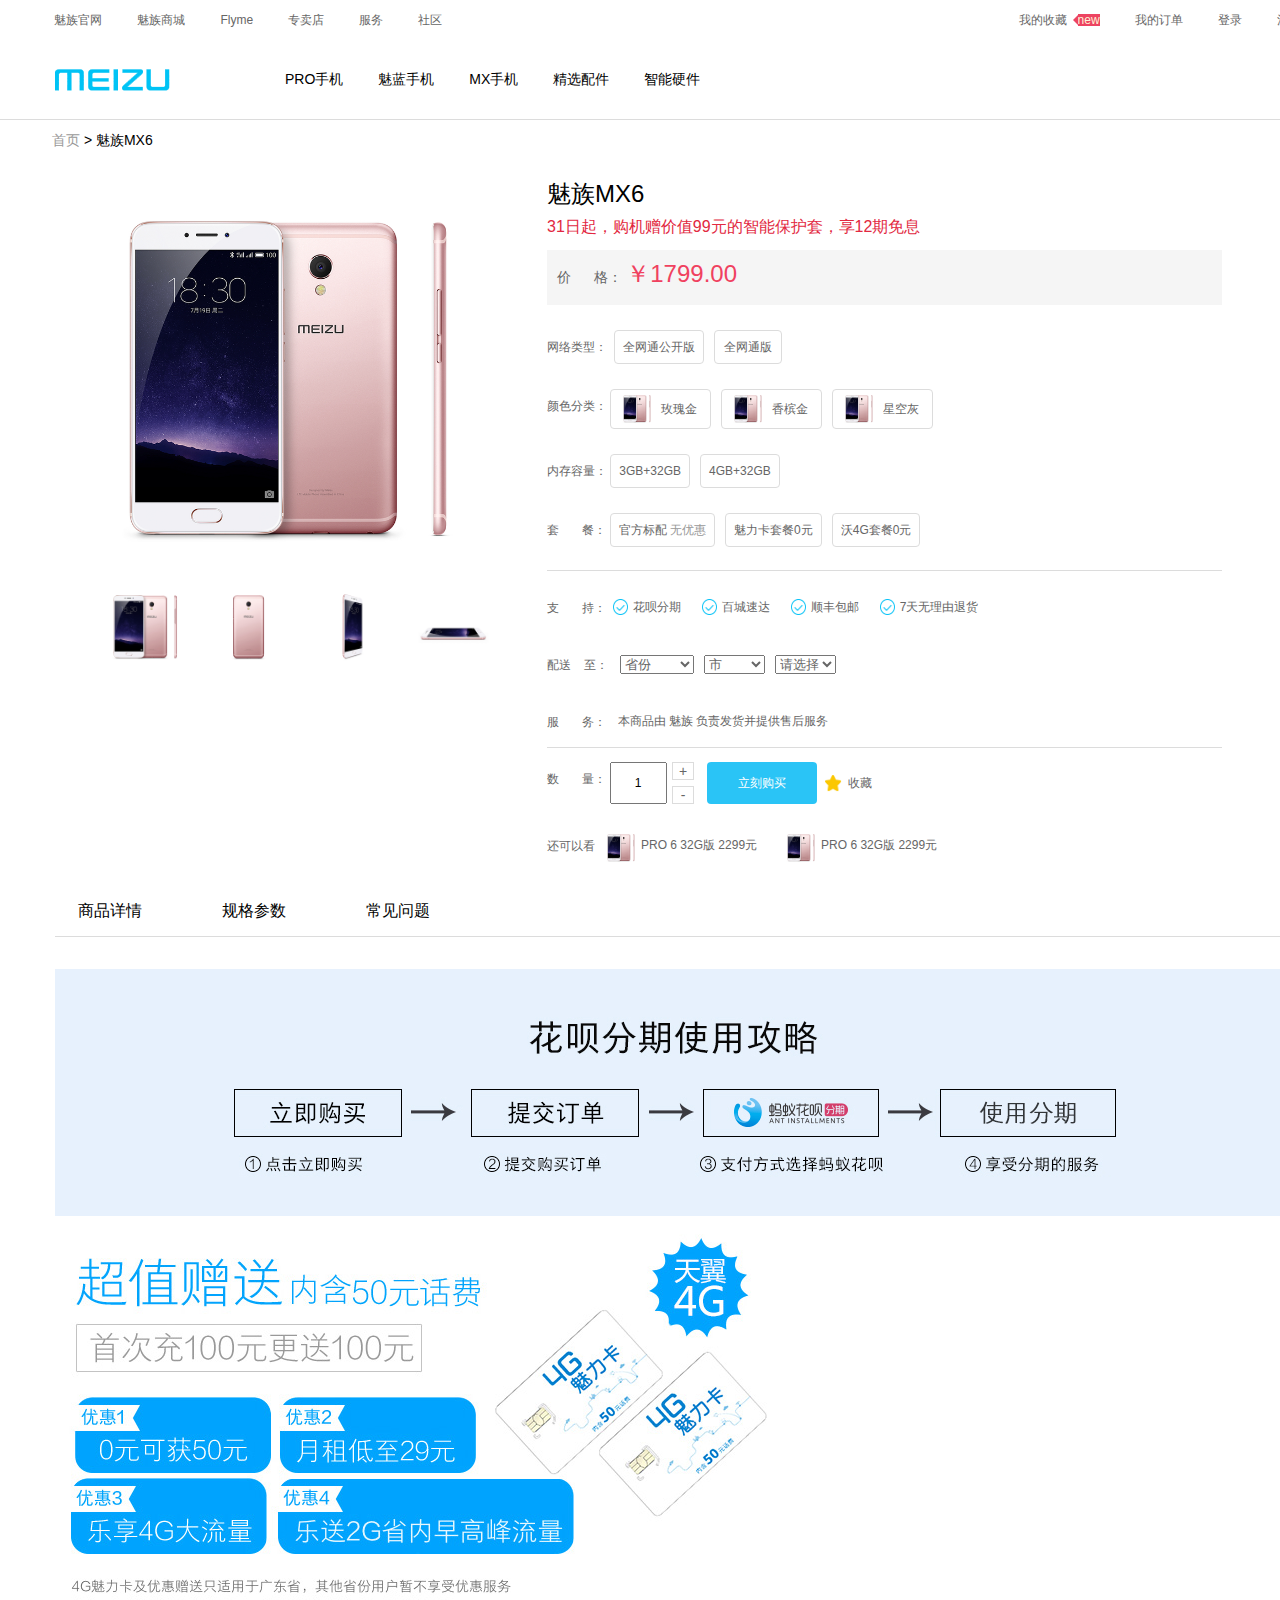
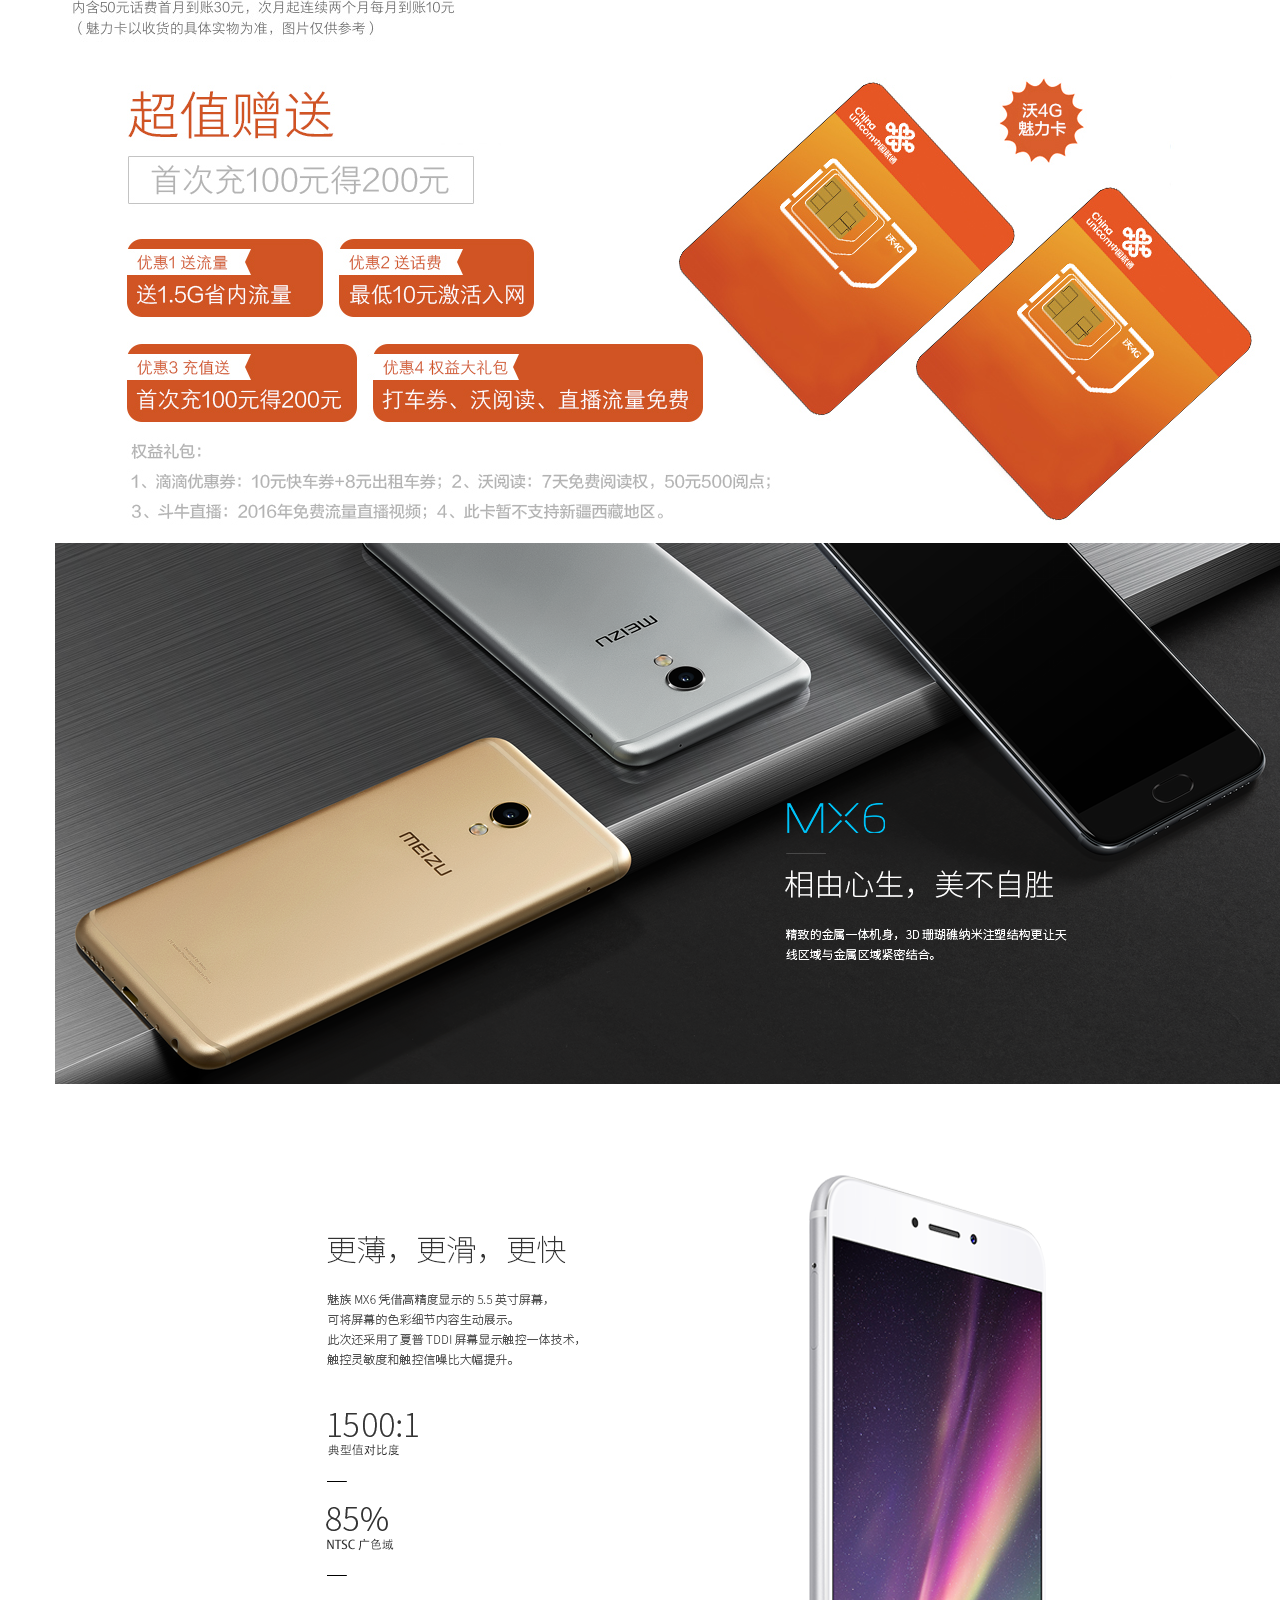
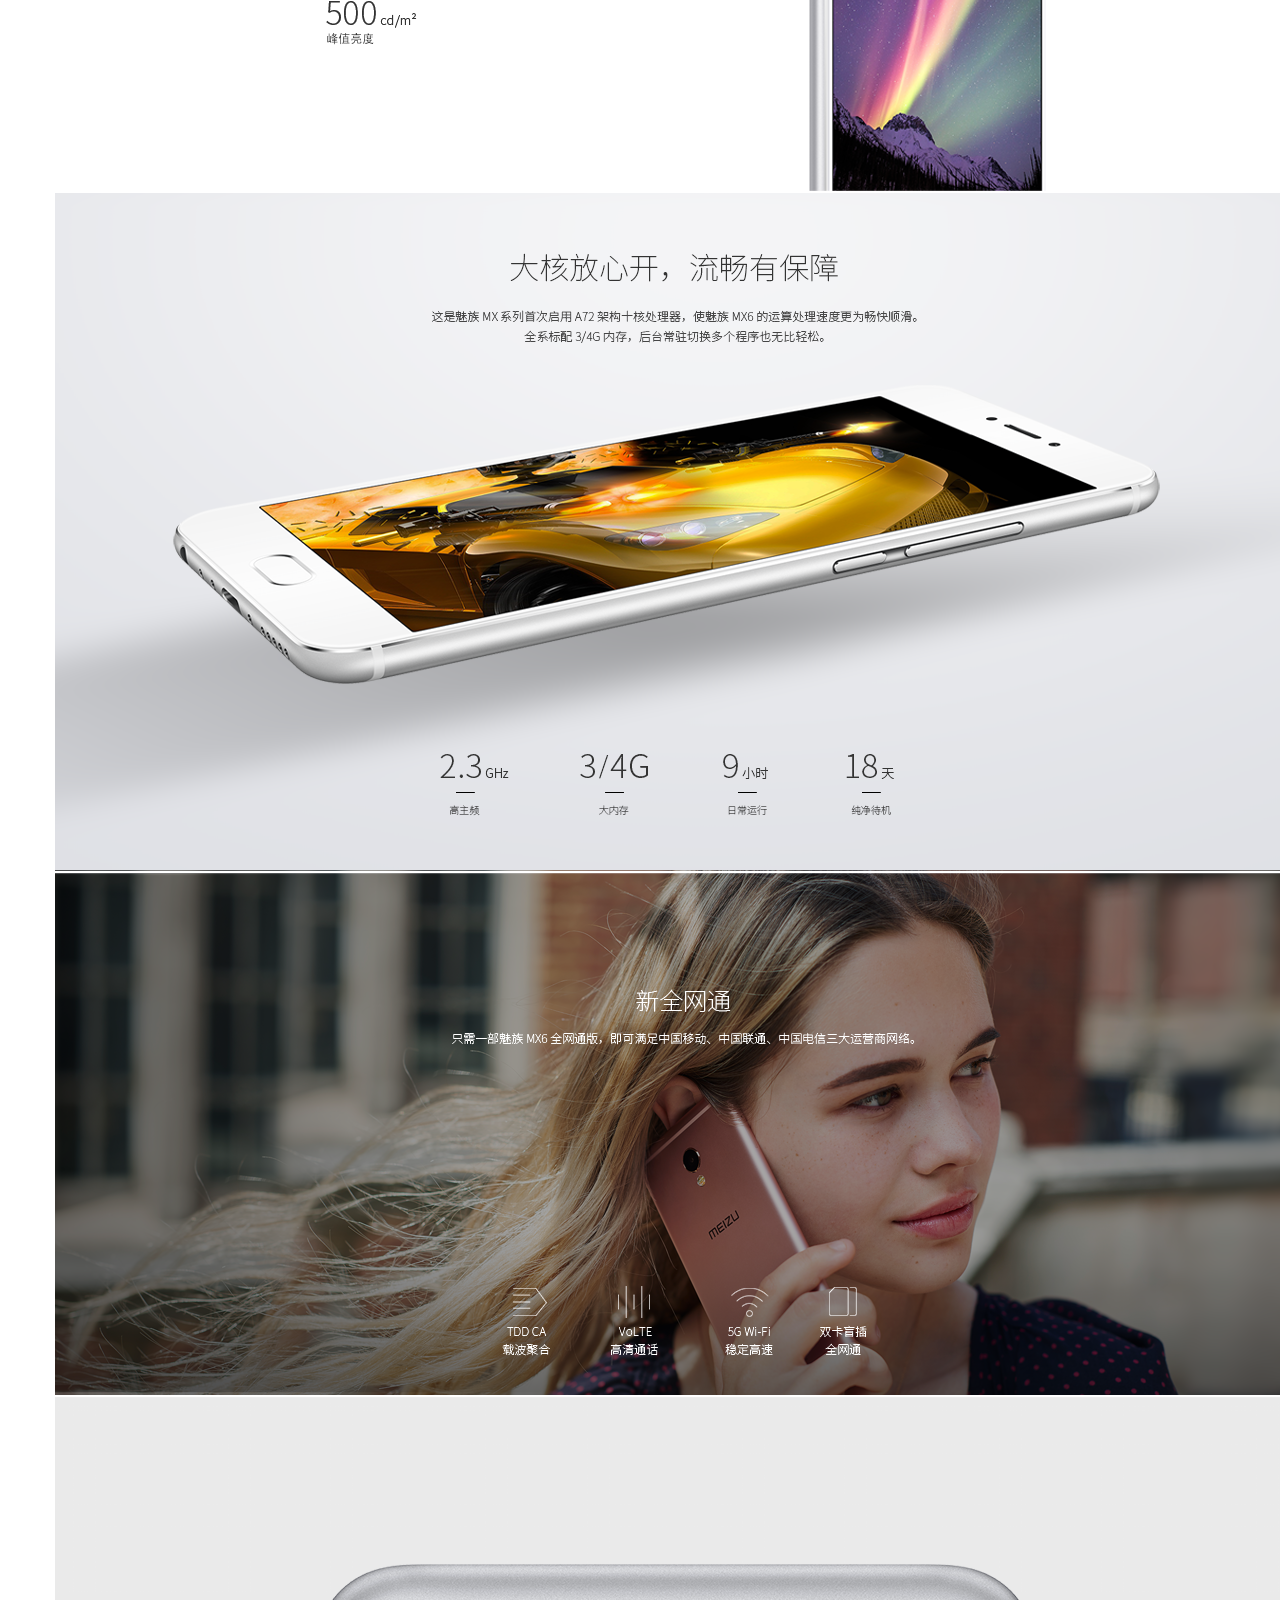
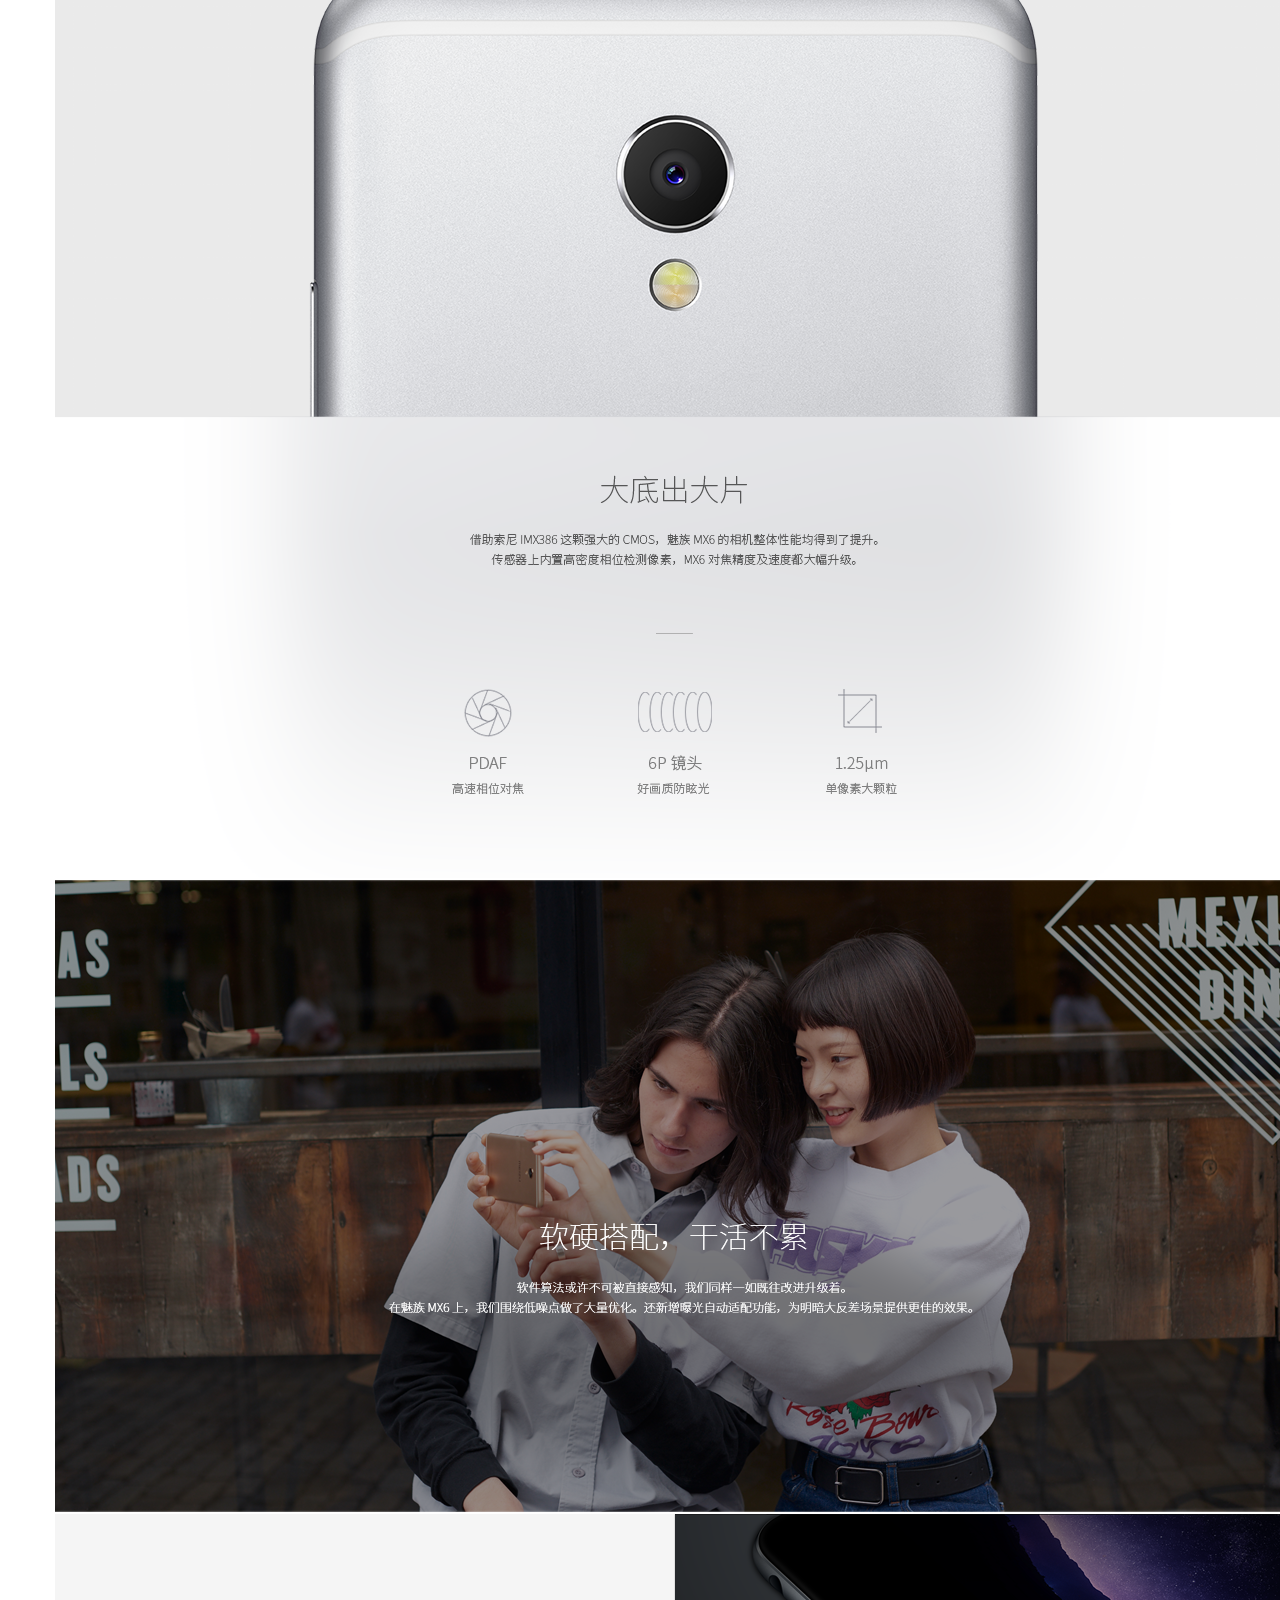
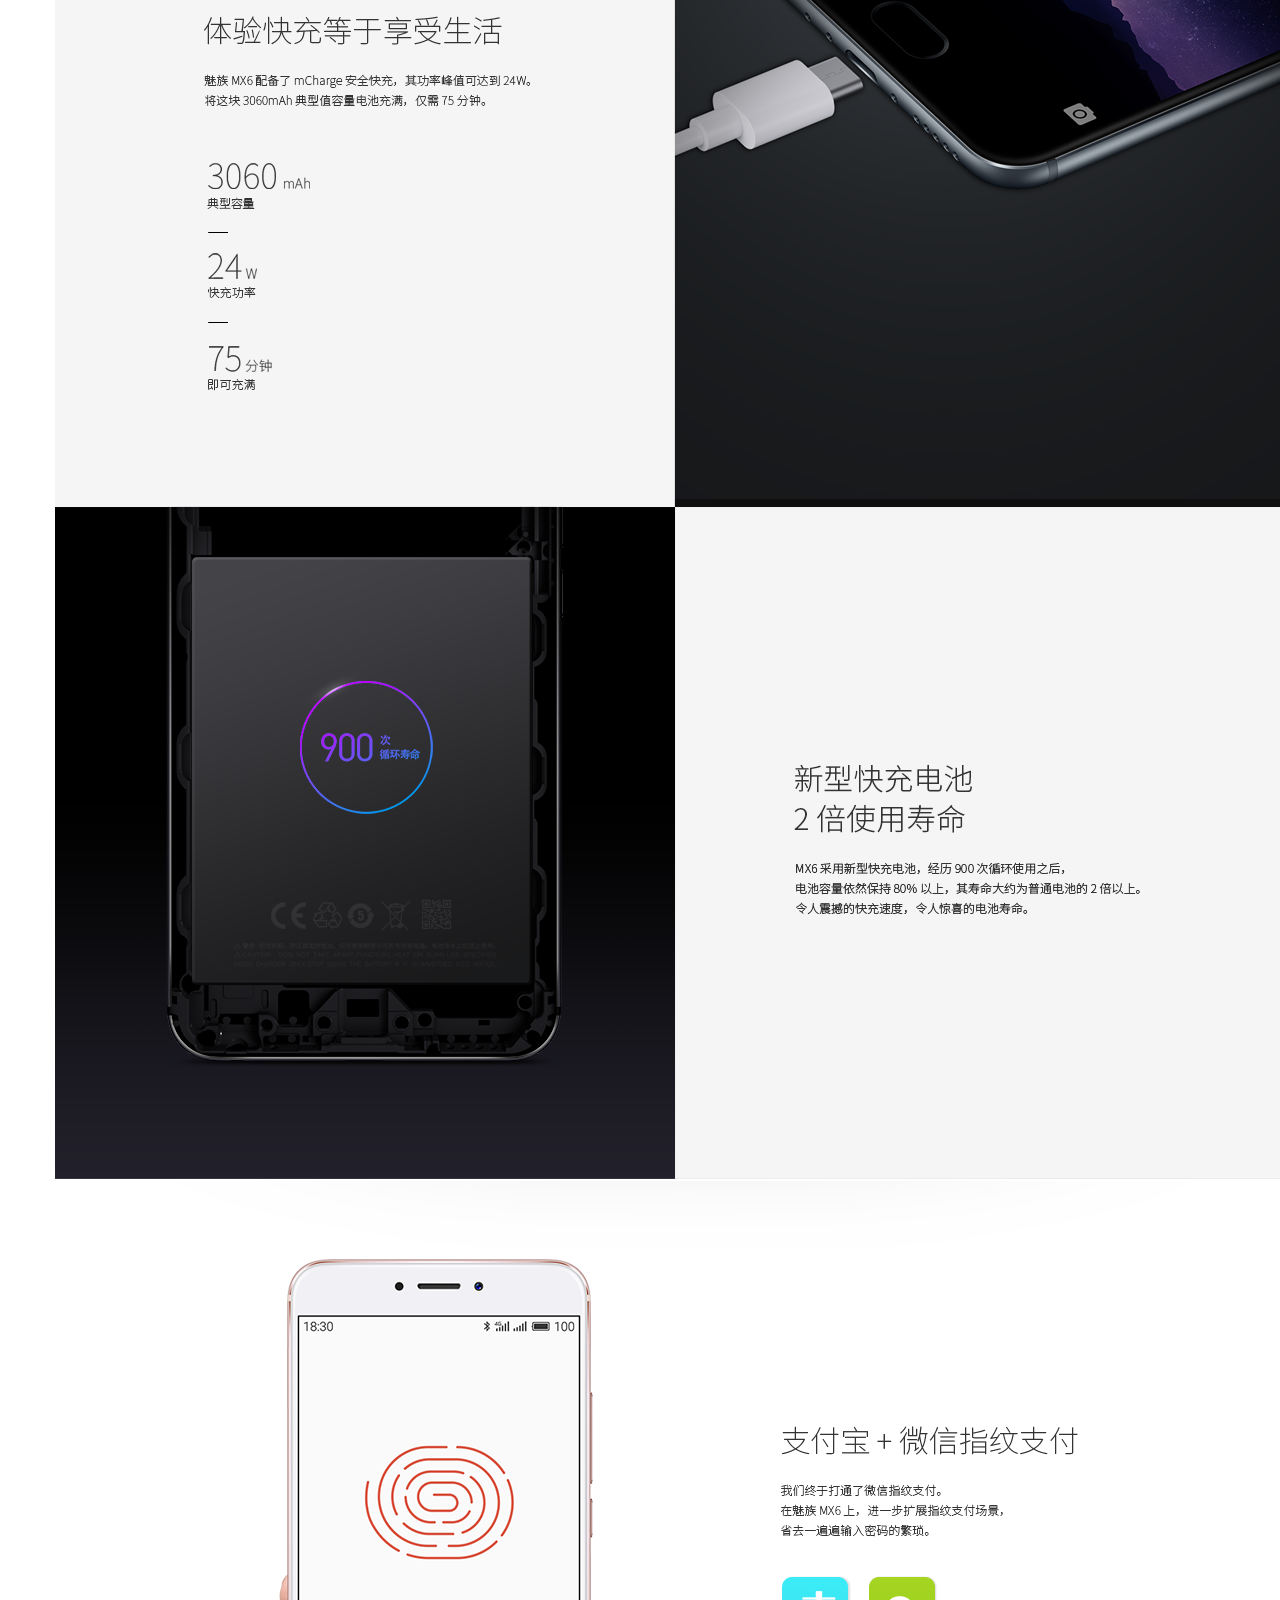
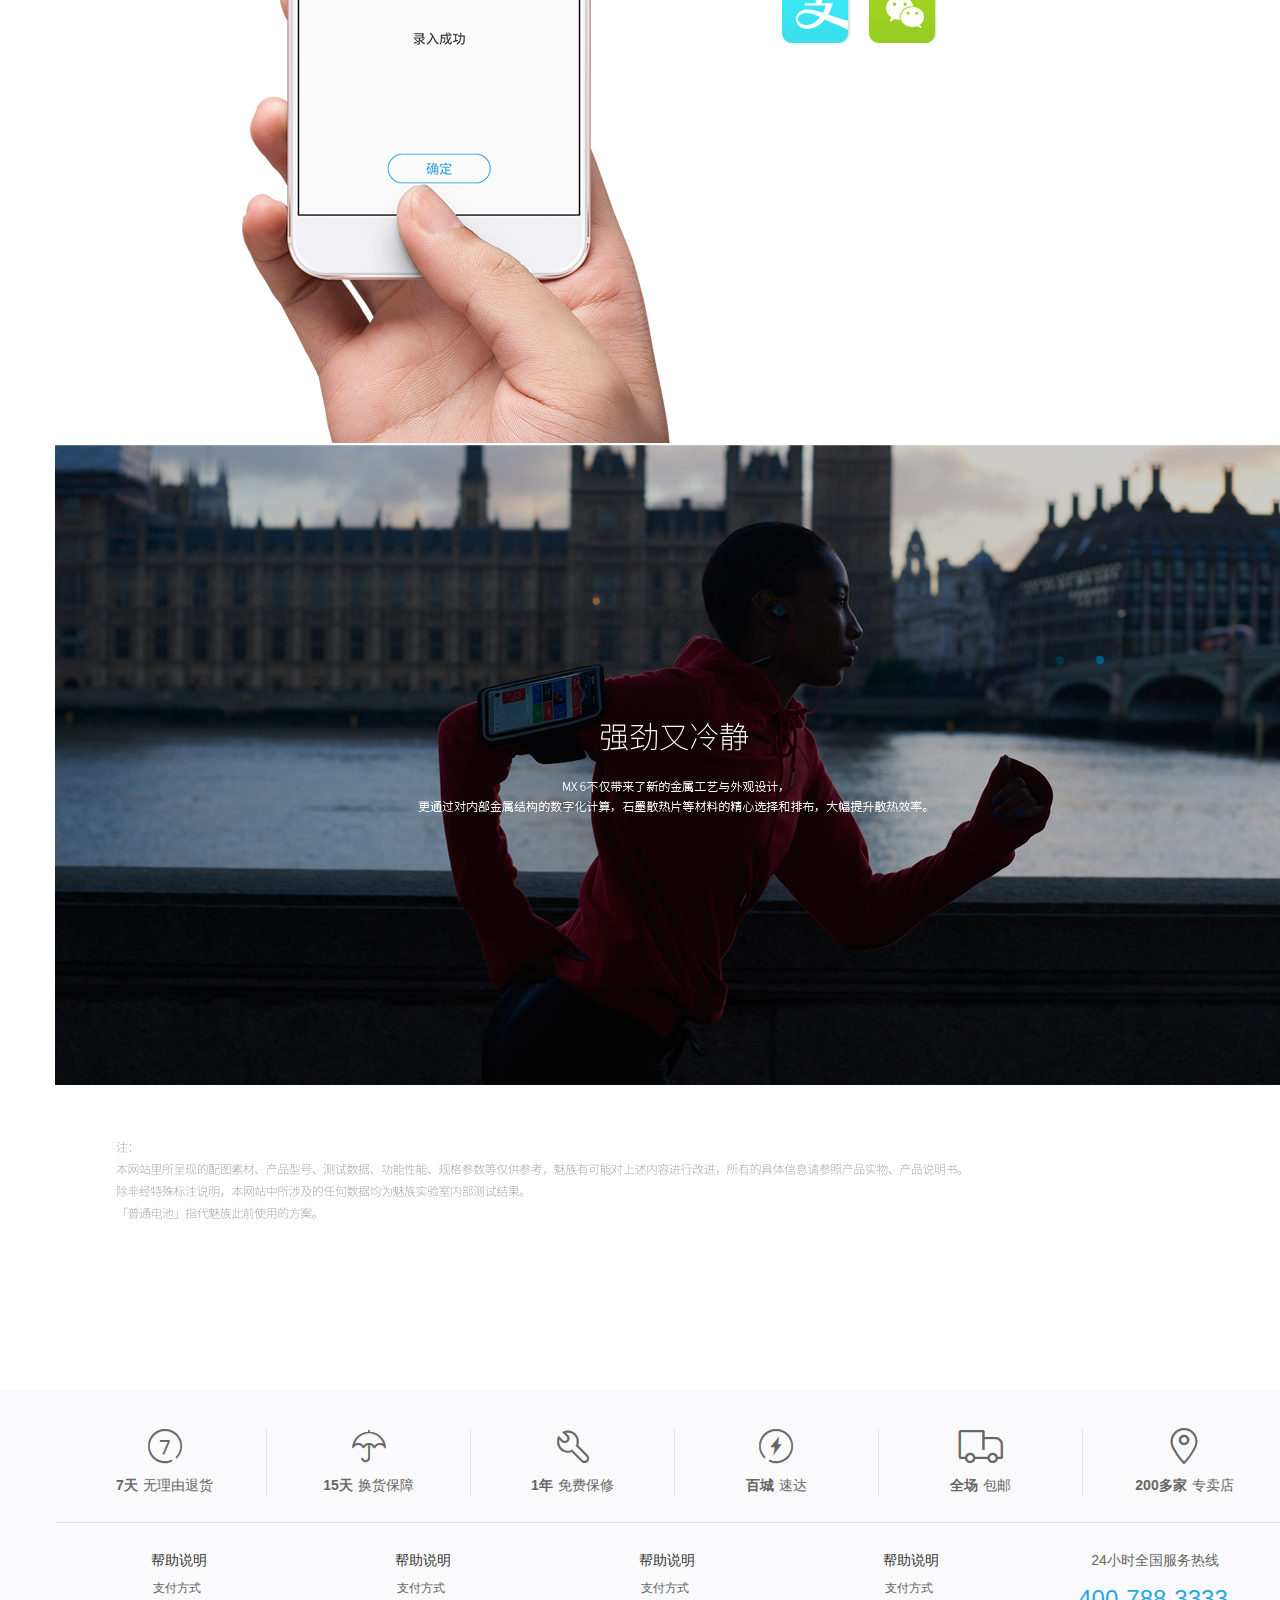
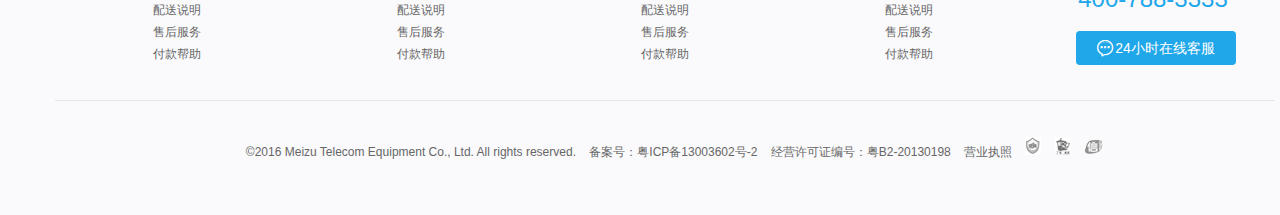
<file: shop.html>
<!doctype html>
<html lang="en">
<head>
	<meta charset="UTF-8" />
	<title>MX6</title>
	<link rel="stylesheet" href="css/reset.css" />
	<link rel="stylesheet" href="css/test.css" />
</head>
<body>
	<div id="huidao" class="hide">
	<i ><img src="img/6666/images/you.gif"/></i>
	<a onclick="pageScroll()"><img src="img/6666/images/top.gif"/></a>
	</div>
	<div id="topnav">
		<div id="topleft">
			<ul>
				<li>魅族官网</li>
				<li>魅族商城</li>
				<li>Flyme</li>
				<li>专卖店</li>
				<li>服务</li>
				<li>社区</li>
			</ul>
		</div>
		<div id="topright">
			<li>我的收藏<i>new<span></span></i></li>
			<li>我的订单</li>
			<li>登录</li>
			<li>注册</li>
		</div>
	</div>
	<div id="shopnav" class="shopnav">
		<a href="http://www.meizu.com" target="_blank"><img src="img/logo.gif" alt="魅族" />	</a>
		<div class="zznav">
			
			<ul id="navz">
				<li index="0" >PRO手机</li>
				<li index="1">魅蓝手机</li>
				<li index="2">MX手机</li>
				<li index="3">精选配件</li>
				<li index="4">智能硬件</li>
			</ul>
		</div>
			

			<div class="zzxnav">
				<div class="xiaonav ">
					<ul class="made">
						<li><img src="img/images1/pro1.gif" />
							<p class="aa">魅族PR6 </p>
							<p class="cc">￥2299</p>
						</li>
						<li><img src="img/images1/pro2.gif"/>
						<p class="aa">魅族PR6 </p>
							<p class="cc">￥2299</p>
						</li>
					</ul>
				</div>
				<div class="xiaonav">
					<ul class="made">
						
						<li><img src="img/images1/ml3.gif"/>
						<p class="aa">魅族PR6 </p>
							<p class="cc">￥2299</p>
						</li>
						<li><img src="img/images1/ml4.gif"/>
						<p class="aa">魅族PR6 </p>
							<p class="cc">￥2299</p>
						</li>
						<li><img src="img/images1/ml5.gif"/>
						<p class="aa">魅族PR6 </p>
							<p class="cc">￥2299</p>
						</li>
						<li><img src="img/images1/ml6.gif"/>
						<p class="aa">魅族PR6 </p>
							<p class="cc">￥2299</p>
						</li>
					</ul>
				</div>
				<div class="xiaonav">
					<ul class="made">
						<li><img src="img/images1/mx1.gif"/>
						<p class="aa">魅族PR6 </p>
							<p class="cc">￥2299</p>
						</li>
						<li><img src="img/images1/mx2.gif"/>
						<p class="aa">魅族PR6 </p>
							<p class="cc">￥2299</p>
						</li>
						<li><img src="img/images1/mx3.gif"/>
					<p class="aa">魅族PR6 </p>
							<p class="cc">￥2299</p>
						</li>
					</ul>
				</div>
				<div class="xiaonav">
					<ul class="made">
						<li><img src="img/images1/p1.gif"/>
						
						<p class="aa">魅族PR6 </p>
							<p class="cc">￥2299</p>
						<li><img src="img/images1/p2.gif"/>
						<p class="aa">魅族PR6 </p>
							<p class="cc">￥2299</p>
						</li>
						<li><img src="img/images1/p3.gif"/>
						<p class="aa">魅族PR6 </p>
							<p class="cc">￥2299</p>
						</li>
						<li><img src="img/images1/p4.gif"/>
						<p class="aa">魅族PR6 </p>
							<p class="cc">￥2299</p>
						</li>
						<li><img src="img/images1/p5.gif"/>
						<p class="aa">魅族PR6 </p>
							<p class="cc">￥2299</p>
						</li>
					</ul>
				</div>
				<div class="xiaonav">
					<ul class="made">
						<li><img src="img/images1/y1.gif"/>
					<p class="aa">魅族PR6 </p>
							<p class="cc">￥2299</p>
						</li>
						<li><img src="img/images1/y2.gif"/>
					<p class="aa">魅族PR6 </p>
							<p class="cc">￥2299</p>
						</li>
						<li><img src="img/images1/y3.gif"/>
					<p class="aa">魅族PR6 </p>
							<p class="cc">￥2299</p>
						</li>
						<li><img src="img/images1/y4.gif"/>
					<p class="aa">魅族PR6 </p>
							<p class="cc">￥2299</p>
						</li>
						<li><img src="img/images1/y5.gif"/>
					<p class="aa">魅族PR6 </p>
							<p class="cc">￥2299</p>
						</li>
						<li><img src="img/images1/y6.gif"/>
					<p class="aa">魅族PR6 </p>
							<p class="cc">￥2299</p>
						</li>
					</ul>	
				</div>
		</div>
	</div>
	
	<div class="dade">
		<div class="shouye"> <a> 首页</a> > 魅族MX6</div>
		
			<div class="dade1">
				<div class="tupianku">
					<img id="chakan" src="img/images/1.jpg"/>
					<ul id="zxcv">
						<li index="0"><img src="img/images/1.jpg"/></li>
						<li index="1"><img src="img/images/2.jpg"/></li>
						<li index="2"><img src="img/images/3.jpg"/></li>
						<li index="3"><img src="img/images/4.jpg"/></li>
					</ul>
				</div>
				<div class="shuoming">
					<div class="wenzi">
						<h1>魅族MX6</h1>
						<p>31日起，购机赠价值99元的智能保护套，享12期免息</p>
					</div>
					<div class="a1">
						<a class="a11">价            &nbsp;   &nbsp; &nbsp;格：</a>
						<span class="a12">￥1799.00</span>
					</div>
					
					<div class="a2">
						<dl>
							<dt>网络类型<span>：</span>  &nbsp;</dt>
							<dd>全网通公开版</dd>
							<dd>全网通版</dd>
						</dl>
						<dl class="a3">
							<dt>颜色分类<span>：</span>&nbsp; </dt>
							<dd>
								<img src="img/images/1.jpg"/><a>玫瑰金</a>
							</dd>
							<dd><img src="img/images/1.jpg"/><a>香槟金</a></dd>
							<dd><img src="img/images/1.jpg"/><a>星空灰</a></dd>
						</dl>
						<dl>
							<dt>内存容量<span>：</span>&nbsp;</dt>
							<dd>
								<a >3GB+32GB</a>
								
							</dd>
							<dd><a >4GB+32GB</a></dd>
						</dl>
						<dl>
							<dt>套&nbsp; &nbsp; &nbsp; &nbsp;餐<span>：</span>&nbsp;</dt>
							<dd><a >官方标配 <span class="a44"> 无优惠</span></a></dd>
							<dd><a >魅力卡套餐<span>0元</span></a></dd>
							<dd><a >沃4G套餐<span>0元</span></a></dd>
						</dl>
					</div>
					
					<div class="a4">
						<dl>
							<dt>支&nbsp; &nbsp; &nbsp; &nbsp;持<span>：</span>&nbsp;</dt>
							<dd>
								<a class="a41"><img src="img/91.gif"/>花呗分期</a></dd>
							<dd>
								<a class="a41"><img src="img/91.gif"/>百城速达</a></dd>
							<dd>
								<a class="a41"><img src="img/91.gif"/>顺丰包邮</a></dd>
							<dd>
								<a class="a41"><img src="img/91.gif"/>7天无理由退货</a></dd>
						</dl>
						<dl>
							<dt>配送&nbsp; &nbsp; 至<span>：</span>&nbsp; </dt>
							<dd id="c3333">
						
								<select id="s_province" name="s_province"><option value="省份">省份</option><option value="北京市">北京市</option><option value="天津市">天津市</option><option value="上海市">上海市</option><option value="重庆市">重庆市</option><option value="河北省">河北省</option><option value="山西省">山西省</option><option value="内蒙古">内蒙古</option><option value="辽宁省">辽宁省</option><option value="吉林省">吉林省</option><option value="黑龙江省">黑龙江省</option><option value="江苏省">江苏省</option><option value="浙江省">浙江省</option><option value="安徽省">安徽省</option><option value="福建省">福建省</option><option value="江西省">江西省</option><option value="山东省">山东省</option><option value="河南省">河南省</option><option value="湖北省">湖北省</option><option value="湖南省">湖南省</option><option value="广东省">广东省</option><option value="广西">广西</option><option value="海南省">海南省</option><option value="四川省">四川省</option><option value="贵州省">贵州省</option><option value="云南省">云南省</option><option value="西藏">西藏</option><option value="陕西省">陕西省</option><option value="甘肃省">甘肃省</option><option value="青海省">青海省</option><option value="宁夏">宁夏</option><option value="新疆">新疆</option><option value="香港">香港</option><option value="澳门">澳门</option><option value="台湾省">台湾省</option></select>&nbsp;&nbsp;
							    <select id="s_city" name="s_city"><option value="市">市</option><option value="广州市">广州市</option><option value="深圳市">深圳市</option><option value="清远市">清远市</option><option value="韶关市">韶关市</option><option value="河源市">河源市</option><option value="梅州市">梅州市</option><option value="潮州市">潮州市</option><option value="汕头市">汕头市</option><option value="揭阳市">揭阳市</option><option value="汕尾市">汕尾市</option><option value="惠州市">惠州市</option><option value="东莞市">东莞市</option><option value="珠海市">珠海市</option><option value="中山市">中山市</option><option value="江门市">江门市</option><option value="佛山市">佛山市</option><option value="肇庆市">肇庆市</option><option value="云浮市">云浮市</option><option value="阳江市">阳江市</option><option value="茂名市">茂名市</option><option value="湛江市">湛江市</option></select>&nbsp;&nbsp;
							    <select id="s_county" name="s_county"><option value="县级市">请选择</option></select>
							    
							</dd>
						</dl>
						<dl>
							<dt>服&nbsp; &nbsp; &nbsp; &nbsp;务<span>：</span>&nbsp;</dt>
							<dd>本商品由 魅族 负责发货并提供售后服务</dd>
						</dl>
					</div>
					
					<div class="a5">
						<dl>
							<dt id="a53">数&nbsp; &nbsp; &nbsp; &nbsp;量<span>：</span>&nbsp;</dt>
							<span id="jia">+</span> <span id="jian">-</span>
							<dd id="shuliang"><input type="number"  value="1" min="1" max="1" /></dd>
							<dd id="a52">立刻购买</dd>
							<dd class="a51"><img src="img/92.gif"/>收藏</dd>
						</dl>
						
					</div>
				
					<div class="a6">
						<dl>
							<dt>还可以看</dt>
							<dd>
								<a class="a61" ><img src="img/images/1.jpg"/>PRO 6 32G版 2299元</a>
							</dd>
							<dd>
								<a class="a61" ><img src="img/images/1.jpg"/>PRO 6 32G版 2299元</a>
								</dd>
						</dl>
					</div>
				
				</div>
			</div>
			
			
				
			
		
	</div>
	<div id="jianjie">
		<ul id="main">
			<li class="xiangqing">商品详情</li>
			<li>规格参数</li>
			<li>常见问题</li>
		</ul>
		<div class="tupian">
			<img src="img/mx6/51.jpg"/>
			<img src="img/mx6/52.jpg"/>
			<img src="img/mx6/53.jpg"/>
			<img src="img/mx6/54.png"/>
			<img src="img/mx6/55.png"/>
			<img src="img/mx6/56.png"/>
			<img src="img/mx6/57.png"/>
			<img src="img/mx6/58.png"/>
			<img src="img/mx6/59.png"/>
			<img src="img/mx6/60.png"/>
			<img src="img/mx6/61.png"/>
			<img src="img/mx6/62.png"/>
		</div>
		
		<div class="tupian hide">
			<table class="guige">
				<tr class="cude">
					<th class="cude1">基础信息</th>
				</tr>
				<tr>
					<th>品牌</th>
					<td>魅族</td>
				</tr>
				<tr>
					<th>型号</th>
					<td>MX6</td>
				</tr>
				<tr>
					<th>尺寸</th>
					<td>153.6*75.2*7.25mm</td>
				</tr>
				<tr>
					<th>电池容量</th>
					<td>3060mAh</td>
				</tr>
				<tr>
					<th>重量</th>
					<td>155g</td>
				</tr>
				<tr>
					<th>机身颜色</th>
					<td>星空辉<br />
						月光银<br />
						香槟金<br />
						玫瑰金<br />
					</td>
				</tr>
				<tr class="cude">
					<th class="cude1">屏幕</th>
					
				</tr>
				<tr>
					<th>屏幕尺寸</th>
					<td>5.5英寸</td>
				</tr>
				<tr>
					<th>对比度</th>
					<td>1500:1</td>
				</tr>
				<tr>
					<th>分辨率</th>
					<td>1920×1080</td>
				</tr>
				<tr>
					<th>PPI</th>
					<td>403</td>
				</tr>
				<tr>
					<th>亮度</th>
					<td>500cd/m²（最高值）</td>
				</tr>
				<tr>
					<th>显示技术</th>
					<td>TDDI</td>
				</tr>
				<tr>
					<th>制造工艺</th>
					<td>Full Incell</td>
				</tr>
				<tr class="cude">
					<th class="cude1">容量</th>
				</tr>
				<tr>
					<th>运行内存(RAM)</th>
					<td>3GB/4GB</td>
				</tr>
				<tr>
					<th>机身内存</th>
					<td>32GB</td>
				</tr>
				<tr class="cude">
					<th class="cude1">处理器</th>
					
				</tr>
				<tr>
					<th>CPU</th>
					<td>Helio X20 处理器</td>
				</tr>
				<tr>
					<th>GPU</th>
					<td>ARM Mali-T880 图形处理器</td>
				</tr>
				<tr>
					<th>CPU频率</th>
					<td>
						ARM® Cortex®-A53™ 1.4GHz x4 +
						ARM® Cortex®-A53™ 1.9GHz x4 +
						ARM® Cortex®-A72™ 2.3GHz x2</td>
				</tr>
				<tr class="cude">
					<th class="cude1">摄像</th>
					
				</tr>
				<tr>
					<th>前置摄像头</th>
					<td>500万像素
						ƒ/2.0 光圈
						4 片式镜头
						FotoNation 2.0 智能美颜 自适应美肤
						Face AE 自动人脸识别 亮度增强</td>
				</tr>
				<tr>
					<th>后置摄像头</th>
					<td>1200万像素
						ƒ/2.0 大光圈 大虚化
						6 片式镜头
						连拍模式
						全景模式
						0.2 秒高速 PDAF 相位对焦
						双色温双闪光灯 补光自然柔和</td>
				</tr>
				<tr class="cude">
					<th class="cude1">mTouch</th>
					
				</tr>
				<tr>
					<th>响应速度</th>
					<td>0.2s</td>
				</tr>
				
				<tr>
					<th>识别角度</th>
					<td>360°</td>
				</tr>
				<tr>
					<th>指纹组数</th>
					<td>5组</td>
				</tr>
				<tr>
					<th>mTouch版本</th>
					<td>2.1</td>
				</tr>
				<tr>
					<th>mTouch传感器</th>
					<td>电容式触摸传感器</td>
				</tr>
				<tr class="cude">
					<th class="cude1">运营商与制式</th>
					
				</tr>
				<tr>
					<th>全网通</th>
					<td>全网通（公开版、电信版、联通版）
						移动 4G TD-LTE
						联通/电信 4G TD/FDD-LTE
						移动 3G TD-SCDMA
						联通 3G WCDMA
						电信 3G EVDO
						移动/联通 2G GSM
						电信 2G CDMA</td>
				</tr>
				<tr class="cude">
					<th class="cude1">其他参数</th>
					
				</tr>
				<tr>
					<th>WLAN功能</th>
					<td>
						802.11a/b/g/n/ac 无线网络
						支持 5GHz 和 2.4GHz 频段</td>
				</tr>
				<tr >
					<th>蓝牙</th>
					<td>
						Bluetooth 4.1
						支持 BLE</td>
				</tr>
				<tr class="cude">
					<th class="cude1">多媒体</th>
					
				</tr>
				<tr>
					<th>视频</th>
					<td>支持 MP4、3GP、MOV、MKV、AVI、FLV、MPEG 视频格式</td>
				</tr>
				<tr>
					<th>音频</th>
					<td>支持 FLAC、APE、AAC、MKA、OGG、MIDI、M4A、AMR 音频格式</td>
				</tr>
				<tr>
					<th>图片</th>
					<td>支持 JPEG、PNG、GIF、BMP 图片格式</td>
				</tr>
				<tr class="cude">
					<th class="cude1">系统与应用</th>
					
				</tr>
				<tr>
					<th>系统版本</th>
					<td>Flyme 5</td>
				</tr>
				<tr>
					<th>传感器</th>
					<td>霍尔磁感应
						重力感应
						红外距离感应
						陀螺仪
						环境光度感应
						触摸感应
						电子罗盘</td>
				</tr>
				<tr>
					<th>导航定位</th>
					<td>GPS
						A-GPS
						GLONASS
						电子罗盘</td>
				</tr>
				<tr class="cude">
					<th class="cude1">操作环境</th>
					
				</tr>
				<tr>
					<th>操作环境</th>
					<td>工作环境温度 -15 至 55°C
						非工作温度 -40 至 70°C
						相对湿度 95%
						工作高度 高达 5000 米</td>
				</tr>
				<tr class="cude">
					<th class="cude1">包装清单</th>
					
				</tr>
				<tr>
					<th>包装清单</th>
					<td>主机 x 1
						电源适配器 x 1
						保修证书 x 1
						SIM卡顶针 x 1
						数据线 x 1</td>
				</tr>
				
			</table>
		</div>
		
		<div class="tupian hide">
			<div class="questionlist">
				<h2>热门回答</h2>
				<dl>
					<dt><i class="q">Q:</i>MX6 的屏幕尺寸是多大？有哪几种颜色？机身材质？</dt>
					<dd><i class="a">A:</i>5.5 英寸，星空灰、月光银、香槟金、玫瑰金，金属一体机身。</dd>
				</dl>
				<dl>
					<dt><i class="q">Q:</i>MX6 是否支持指纹识别？</dt>
					<dd><i class="a">A:</i>支持 mTouch 2.1，响应速度达 0.2s 。</dd>
				</dl>
				<dl>
					<dt><i class="q">Q:</i>MX6 屏幕采用什么工艺？</dt>
					<dd><i class="a">A:</i>夏普 TDDI 屏幕显示触控一体技术，1080P。</dd>
				</dl>
				<dl>
					<dt><i class="q">Q:</i>MX6 是否支持 TF 扩展？</dt>
					<dd><i class="a">A:</i>不支持。</dd>
				</dl>
				<dl>
					<dt><i class="q">Q:</i>MX6 支持的网络有哪些？是否具备 VoLTE 语音通话技术？</dt>
					<dd><i class="a">A:</i>MX6 全网通版，即可满足中国移动、中国联通、中国电信三大运营商网络。支持 VoLTE 高清通话。</dd>
				</dl>
				<dl>
					<dt><i class="q">Q:</i>MX6 的 CPU 是用什么？</dt>
					<dd><i class="a">A:</i>Helio X20 十核处理器。</dd>
				</dl>
				<dl>
					<dt><i class="q">Q:</i>MX6 的运行内存是多少？</dt>
					<dd><i class="a">A:</i>3G/4G 运行内存。</dd>
				</dl>
				<dl>
					<dt><i class="q">Q:</i>MX6 后置摄像头是多少像素？采用哪颗 CMOS？</dt>
					<dd><i class="a">A:</i>1200 万像素，索尼 IMX386。</dd>
				</dl>
				<dl>
					<dt><i class="q" >Q:</i>MX6 后置摄像头是否搭载相位对焦技术？</dt>
					<dd><i class="a">A:</i>搭载 PDAF 高速相位对焦，F/2.0 大光圈。</dd>
				</dl>
				<dl>
					<dt><i class="q">Q:</i>MX6 的电池规格？是否支持 mCharge 安全快充？</dt>
					<dd><i class="a">A:</i>3060 mAh，支持mCharge 安全快充，75分钟即可充满。</dd>
				</dl>
				<dl>
					<dt><i class="q">Q:</i>规格参数的数据是否准确？</dt>
					<dd><i class="a">A:</i>以上数据由实验室极端环境测试所得，请尽量避免在此条件下长时间使用，避免造成手机故障或损坏</dd>
				</dl>
				
			</div>
		</div>
			
		</div>
		
	<div id="hua" class="hide">
			<ul id="main1" >
				<li class="xiangqing1">商品详情</li>
				<li class="xiangqing1">规格参数</li>
				<li class="xiangqing1">常见问题</li>
			</ul>
			<div class="a7">
			<div class="a72">
				现在购买
			</div>
				<div class="a71">
					<p id="a73"><span>魅族MX6</span>￥1799.00</p>	
					<p id="a74">全网通公开版  玫瑰金  3GB+32GB</p>
				</div>
		</div>	
	</div>
	<div id="footerbox">
		<div class="footer">
			
				
			<ul class="footer1">
					<li>
						<img src="img/6666/images/n1.gif"/>
						<p><span>7天</span>无理由退货</p>
					</li>
					<li>
						<img src="img/6666/images/n2.gif"/>
						<p><span>15天</span>换货保障</p>
					</li>
					<li>
						<img src="img/6666/images/n3.gif"/>
						<p><span>1年</span>免费保修</p>
					</li>
					<li>
						<img src="img/6666/images/n4.gif"/>
						<p><span>百城</span>速达</p>
					</li>
					<li>
						<img src="img/6666/images/n5.gif"/>
						<p><span>全场</span>包邮</p>
					</li>
					<li>
						<img src="img/6666/images/n6.gif"/>
						<p><span>200多家</span>专卖店</p>
					</li>
				</ul>
			
			<ul class="footer2">
			
				<li class="meizudada">
					<p>帮助说明</p>
					<ul class="meizu">
						<li>支付方式</li>
						<li>配送说明</li>
						<li>售后服务</li>
						<li>付款帮助</li>
					</ul>
				</li>
				
				<li class="meizudada">
					<p>帮助说明</p>
					<ul class="meizu">
						<li>支付方式</li>
						<li>配送说明</li>
						<li>售后服务</li>
						<li>付款帮助</li>
					</ul>
				</li>
				
				<li class="meizudada">
					<p>帮助说明</p>
					<ul  class="meizu">
						<li>支付方式</li>
						<li>配送说明</li>
						<li>售后服务</li>
						<li>付款帮助</li>
					</ul>
				</li>
				
				<li class="meizudada">
					<p>帮助说明</p>
					<ul  class="meizu">
						<li>支付方式</li>
						<li>配送说明</li>
						<li>售后服务</li>
						<li>付款帮助</li>
					</ul>
				</li>
				
				<li class="meizudada">
					
						<p id="one">24小时全国服务热线</p>
						<p id="two">400-788-3333</p>
						<p id="three"><img src="img/6666/images/talk.gif"/>24小时在线客服</p>
				</li>		
					
			</ul>
			
			
		
			<div id="footer3">
				
	            ©2016 Meizu Telecom Equipment Co., Ltd. All rights reserved.
	            <a>备案号：粤ICP备13003602号-2</a>
	            <a>经营许可证编号：粤B2-20130198 </a>
	            <a>营业执照 </a>
	            <a><img src="img/6666/images/m1.gif"/></a>
	            <a ><img src="img/6666/images/m2.gif"/></a>
	            <a ><img src="img/6666/images/m3.gif" /></a>
		
			</div>	
		</div>
		
	</div>
	
	<script src="js/add.js">	</script>
	<script src="js/xiangqing.js">	</script>
	<script src="js/area.js" ></script>
	<script src="js/top.js">	</script>
</body>
</html>
</file>
<file: css/test.css>
body{
	width: 1350px;
	overflow-x:hidden ;
	font-family: "\5FAE\8F6F\96C5\9ED1","Microsoft Yahei",Arial,Helvetica,sans-serif,"\5B8B\4F53";
	font-size: 14px !important;
}
.classA{background-color: #CCCCCC;}
#huidao {
	position: fixed;
	height: 101px;
	width: 44px;
    right: -11px;
    margin-top: 280px;
    z-index: 99;
   
}
#huidao i  {
	float: right;
	width: 44px;
	height: 44px;
	margin-top: 5px;
	margin-bottom: 5px;
}
#topleft{
	float: left;
	margin-left:40px;
}
#topright{
	float: right;
}
#topnav li{
	float: left;
	margin-right: 35px;
}
#topnav li:hover{
	color: #00C3F5;
	cursor: pointer;
}
#topnav{
	padding: 14.4px;
	font-size: 12px;
	color:#666;
}
#topnav i {
	color:#FFF3D7;
	background-color: #ed4462;
	position: relative;
	margin-left:11px ;
	display: inline-block;	
}
#topnav span {
	display: block;
	width: 0;
	height: 0;
	border: 5px solid;
	border-color:#Fff #ed4462 #fff #fff ;
	position: absolute;
	top: 0.4px;
	left: -10px;
}
#shopnav{
	margin-top: 40px;
	position: relative;
	float: left;
	width: 100%;
	height: 50px;
    border-bottom: 1px solid #dcdcdc;
	
}
#shopnav a{
	float: left;
	margin-left:55px ;
}
.shopnav ul li{
	float: left;
	line-height:28px;
	margin-right: -20px;
	text-align: center;
	line-height: 21px;
	margin-left:55px ;
}
#shopnav ul li:hover{
	color: #00C3F5;
	cursor: pointer;
}

#navz  {
	float: left;
	margin-left: 60px;
	
}
#navz li ul {
	position: absolute;
	
	
}
#navz img { 
	display: none; 
	
}
#navz:hover img{
	display: block;	
	z-index: 3;
}
.xiaonav{
	display: none;
	width: 100%;
	overflow: hidden;
	float: left;
	display: none;
	


}
.made {
	margin-top: 30px;
    margin-left: 105px;
}
.made img{
	width: 86px;
	height: 108px;
}
.xiaonav ul li  {
	margin-left: 40px;
	margin-right: 40px;
}
.xiaonav_selected{
	display: block;
}
.zzxnav {
	height: 200px;
	display: none;
	float: left;
	z-index: 99;
	position: absolute;
	width: 100%;
	top: 30px;
	background-color: #FFFFFF;
}

/*轮播图*/
#po {
			width: 1350px;
			height: 479px;
			border:0px solid #333;
			overflow: hidden;
			position: relative; 
			margin-top: 90px;
			text-align: center;
			
		}
		#list {
			width: 9450px; 
			height: 479px; 
			position: absolute; 
			z-index: 1;
		}
		#list img {
			width: 1350px;
			float: left;
			height: 479px;
		}
		#buttons {
			position: absolute; 
			height: 10px;
			width: 100px;
			z-index: 2;
			bottom: 20px;
			left: 50%;
		}
		#buttons span {
			cursor: pointer;
			float: left;
			border: 1px solid #fff;
			width: 10px;
			height: 10px;
			border-radius: 50%;
			background: #333;
			margin-right: 5px;
			text-align: center;
		}
		#buttons .on {
			background:#00C3F5;
		}
		.arrow {
			cursor: pointer;
			display: none;
			line-height: 53px;
			text-align: center;
			font-size: 36px;
			font-weight: bold;
			width: 33px;
			height: 53px;
			position: absolute;
			z-index: 1;
			top: 225px;
			background-color: rgba(0,0,0,.3);
			color: #FFF;
		}
		.arrow:hover {
				background-color:rgba(0,0,0,.7);
		}
		#po:hover .arrow {
			display: block;
		}
		#prev {
			left: 300px;
		}
		#next {
			right: 40px;
		}
		
		
#listb{
	position:absolute;
	width: 245px;
	height:479px;
	background-color: white;
	z-index: 3;
	margin-left: 55px;
	background: rgba(245,240,240,0.5);
}

.b{
	z-index: 3;
	height: 479px;
/*	left:290px;*/
	line-height: 56px;
	width: 690px;
	
	position: absolute;
	
	color: white;
	background-color: #666;
	display: none;
}
.c {
	height: 479px;
	line-height: 56px;
	width: 360px;
	
	position: absolute;
	background-color: #fff;
	color: black;
	
}
.b ul{
	width:180px;
	height:479px;
}
.c  span {
	display: inline-block;
	width: 180px;
	
	text-align: left;
	margin-top: 30px;
	margin-left: 63px;
}
.c .cccc {
	float: left;
}
#listb  span {
	display: inline-block;
	width: 170px;
	height: 50px;
	text-align: left;
	
}

#listb ul{
	line-height: 56px;
	width: 245px;
	/**/
	position: absolute;
	z-index: 4;
	color: #000;
	
	}
	a{
		text-decoration:none;
	}
.zhaopiao {
	margin-left: 360px;
	width: 330px;
	height: 479px;
	color: red;
}
.zhaopiao img {
	height: 479px;
}
.cccc img {
	width: 33px;
	height: 41px;
}
.ccccimg {
	width: 33px;
	height: 41px;
	overflow: hidden;
	float:left;
}
.ccccimg img {
	width: 100%;
	
}

.cccctext {
	float:left;
	text-align: center;
	height: 44px;
	line-height: 44px;
	margin-left: 14px;
}
.cccc li{
width: 100%;
float: left;
margin: 23px;
}
 /*#listb ul li:hover{
	color: #00C3F5;
	cursor: pointer;
}*/
.b ul li:hover {
	color: #00C3F5;
	cursor: pointer;
}
.zhaopiao img:hover {
	color: #00C3F5;
	cursor: pointer;
}

#listb .li_selected{
	background: #FFFFFF;
	
}
#listb p{
	width: 245px;
	height: 56px;
	line-height: 56px;
	
}
#listb  p:hover  {
	background: #fff;
}
/*#listb li:hover {
	background: #000;
	
}*/
.contentb .contentb_selected {
	display: block;
	
}
.contentb  {
    position: absolute;
    width: 690px;
    height: 490px;
    left: 290px;
 }
 

/*第三个*/
#boxnav {
	
	height: 142px;
	margin-top: 4px;
    margin-left: 50px;
    float: left;
    margin-right: 45px;
}
#boxnav div {
	float: left;
	margin-left: 2px;
}
.box {
	
	width: 245px;
	height: 142px;
}
.box div{
	width: 120px;
	height:68px;
}




#lunnav {
	width: 1330px;
	height: 433px;
	margin-top: 40px;
	float: left;	
}
.lunnav1 {
	width: 1280px;
	height: 33px;
	
}
.lunnav1 p {
	float: left;
	font-size: 24px;
	margin-left:45px ;
	
}

.ziti {
		
		float: right;	
		line-height: 28px;
		text-align: center;
		font-size: 30px;
		border: 1px solid #bdbdbd;
		width: 30px;
		height: 30px;
	
		background-color: #FFFFFF;
		color: #bdbdbd;
}

	
.big {
	width:2660px;
	height:400px ;
	padding-top: 30px;
	position:absolute;
	/*animation:myfirst 7s infinite;
	animation-direction:alternate;*/
}
.yyyy {
	animation:mymove 2s;
	
	animation-fill-mode:forwards;	
}
@keyframes mymove
{
from {left:0px;}
to {left:-1240px;}
}
.uuuu{
	animation:mymove1 2s;
	
	animation-fill-mode:forwards;	
}
@keyframes mymove1
{
from {left:-1240px;}
to {left:0px;}
}
#heng {
	width: 1240px;
	height: 400px;
	margin-left: 52px;
	overflow: hidden;
	position: relative;
}



.aa {
	font-size: 14px;
    color: #555757
}
.bb {
	font-size: 12px;
    color: #999;
    margin-top: 8px;
}
.cc {
	
    margin-top: 8px;
    font-size: 16px;
    color: #e02b41;
}
.contentbb .ee .dd:hover {
	  box-shadow: 0 0 6px 6px rgba(0, 0, 0, 0.19);
	  margin-top: -9px; 
}
.dd {
	background-color: #fff;
	overflow: hidden; 
	text-align: center;
	vertical-align: middle;
}
.dd img {
	width: 180px;
	height: 180px;
	margin-bottom: 40px;
	margin-top: 40px;
}

.dd p {
	text-align: center;
}


.dage {width: 1240px;
		height: 400px;	
		
		float: left;
}
.lunbo {
	width: 243px;
	height: 338px;
	float: left;
	border: 1px solid #efefef;
}


/*物品展示*/
.zhanshi{
	height:120px;
	float: left;
	width: 1350px;
	background-color: #f5f5f5;
	
}
.zhanshi img {
	width: 1240px;
	margin-left:57px;
}

.zhanshi2 {
	width: 1350px;
	height: 773px;
	float: left;
	background-color: #f5f5f5;
	
}
.contentaa {
	width: 1240px;
	height: 30px;
	margin-top:30px ;
	margin-left: 52px;
	margin-bottom: 10px;
}
.contentaa a {
	font-size: 24px;
}
.zhanshi3{
	width: 1350px;
	margin-bottom: 30px;
	margin-left: 51px;
}
#haha{
	float: right;
	font-size: 14px;
}
.contentbb {
	position: relative;
	width:1240px;
	margin: auto;
}
.contentbb div{
	width: 244px;
	height: 338px;
	float: left;
	
	
}
.biaoqian {
	position: absolute;
    top: 16px;
    right: 16px;
    height: 40px;
    width: 40px;
    border-radius: 50%;
    color: #fff;
    font-size: 12px;
    line-height: 40px;
    text-align: center;
    background-color: #f0415f;
}
.ee {
	position: relative;
	margin-bottom: 6px;
    margin-left: 4px;
	
}

.wanle {
	width: 244px;
	height: 338px;
}
.wanle:hover .liji {
	display:block;
	animation:mymove3 1s;
	
	animation-fill-mode:forwards;	
}
@keyframes mymove3
{
from {bottom:-450px;}
to {bottom:-338px;}
}

.wanle .liji {
	position: absolute;
    left: 0;
    bottom: -450px;
    height: 100px;
   display: none;
    background: rgba(255,255,255,.8);
    transition: all .5s;
    overflow: hidden;
}
.goumai {
	
	display: block;
    width: 188px;
    height: 40px;
    border-radius: 5px;
    background: #ff5a59;
    color: #fff;
    margin: 0 auto;
    margin-top: 30px;
    outline: 0;
    text-decoration: none;
    text-align: center;
    line-height: 40px;
    cursor: pointer;
}


/*页脚*/
#footerbox{
	background-color: #fafafc;
	width: 1350px;height: 425px;
	float: left;
}
.footer{
	width: 1240px;
	margin: auto;
}
.footer1 {
	width: 1240px;
	float: left;
	overflow: hidden;
	border-bottom: 1px solid #e5e5e5;
    padding: 38px 8px 26px;
}
.footer1 li {
	width: 203px;
	height: 68px;
	float: left;
	border-right: 1px solid #e5e5e5;
	
	text-align: center;
}
.footer1 li p {
	margin-top: 12px;
	color: #666666;
}
.footer1 span {
	font-weight: bolder;
    margin-right: 5px;
}
.footer2 {
	padding: 30px 0;
	border-bottom: 1px solid #e5e5e5;
	float: left;
}
.meizudada {
	width: 244px;
	height: 117px;
	float: left;
	text-align: center;
}
.meizu {
	height: 88px;
}
.meizudada p {
	color: #333;
    font-size: 14px;
    margin-bottom: 10px;
    margin-left: 4px;
}
.meizu li {
	line-height: 22px;
	color: #666666;
	font-size: 12px;
}
#one {
	color: #666666;
}
#two {
	font-size: 24px;
    color: #1fa7ea;
    margin: 20px;
}
#three {
	background-color:  #1fa7ea;
	border-radius: 4px;
	width: 160px;
	height: 34px;
	line-height: 34px;
	color: #FFF;
	margin-left: 45px;
}
#three img {
	float: left;
	margin: 8px -20px 0 20px;
	
}
#footer3{
	width: 1240px;
    text-align: center;
    float: left;
    margin-top: 35px;
    font-size: 12px;
    color: #666;
}
#footer3 a {
	margin-left: 10px;
}


/*mx6*/
#jianjie {
	width: 1240px;
	margin: 90px auto;
}
#main li { 
	display: inline-block;
    width: 110px;
   
    font-size: 16px;
    margin-right: 30px;
   
    line-height: 50px;
    text-align: center;
}
#main {
	margin-top: 30px;
	border-bottom: 1px solid #dcdcdc;
	z-index: 99;
}
.tupian {
	margin-top: 32px;
	
}
#main li:hover {
	border-bottom: 0.5px solid #00c3f5;
	cursor: pointer;
	 color: #00c3f5;
}

/*.guige .cude .cude1 {
	width: 100% !important;
}*/
.cude {
	background: #f4f5f6;
    text-indent: 30px;
    text-align: left;
    width: 100%;
}
.guige th {
	line-height: 1.5;
	width: 24%;
    color: #333;
    font-weight: 400;
    padding: 14px 0;
    border: 1px solid #dcdcdc;
}
.guige td {
	padding: 10px 40px;
    line-height: 28px;
    color: #999;
    border: 1px solid #dcdcdc;
}
.questionlist dl {
	padding-top: 35px;
    margin-bottom: 20px;
    border-top: 1px solid #dcdcdc;
    margin-top: -1px;
}
.questionlist h2 {
	position: relative;
    z-index: 2;
    font-size: 18px;
    font-weight: 700;
    color: #00c3f5;
    background: #fff;
}
.questionlist dt {
	position: relative;
	padding-left: 65px;
    font-size: 18px;
    line-height: 2;
    color: #333;
}
.questionlist dd {
	position: relative;
	color: #999;
    padding: 15px 0 20px 65px;
    line-height: 1.8;
}
.questionlist .q {
	font-family:arial;
	FONT-SIZE: 34PX;
    color: #E5E5E5;
    
  
   
    position: absolute;
    left: 10px;
    top: -17px;
   
}

.questionlist .a {
	font-family:arial;
	FONT-SIZE: 34PX;
    color: #E5E5E5;
   
  
   
    position: absolute;
    left: 12px;
    top: -4px;
   
}
.show{
	display: block;
	}
.hide{
	display: none;
	}
	


/*图片库*/

#zxcv li {
	width: 87px;
	height: 87px;
	display: inline-block;
   border-color: #dcdcdc;
    margin: 0 5px;
    border: 1px solid transparent;
}
#zxcv li img {
	width: 75px;
	height: 75px;
}
#zxcv {
	text-align: center;
}
#chakan {
	
	    margin: 25px 50px;
    width: 375px;
    height: 375px;
}
#chakan img{
	 width: 375px;
    height: 375px;
}
.dade{
	
	float: left;
    width: 1240px;
    margin-left: 52px;
   
}
.shouye {
	height: 40px;
    line-height: 40px;
}
.shouye a {
	color: #999;
}
.tupianku {
	float: left;
	width: 495px;
}
.shuoming {
	float: left;
	color: #666;
	width: 675px;
}
.shuoming img {
	width: 35px;
	height: 35px;
}

.wenzi {
	padding-top: 20px;
    margin-bottom: 15px;
}
.wenzi h1 {
	margin-bottom: 10px;
    font-size: 24px;
    line-height: 1.2;
    font-weight: 400;
    color: #000;
}
.wenzi p{
	color: #e22841;
    font-size: 16px;
}
.a1 {
	height: 55px;
	margin-bottom: 25px;
    background: #f5f5f5;
   
}
.a11{
	line-height: 55px;
	 margin-left: 10px;
}
.a12 {
	color: #f0415f;
    font-size: 24px;
}
.shuoming dd{
	position: relative;
    float: left;
    min-width: 50px;
    padding: 0 8px;
    margin: 0 10px 5px 0;
    background-color: #fff;
    white-space: nowrap;
    line-height: 32px;
    border: 1px solid #dcdcdc;
    border-radius: 4px;
    color: #666;
    text-align: center;
}
.shuoming dt {
	float: left;
	line-height: 34px;
}
.shuoming dl{
	float: left;
	width: 570px;
	margin-bottom: 15px;
    padding-bottom: 5px;
    font-size: 12px;
}
.shuoming img {
	width: 32px;
	height: 32px;
	   position: absolute;
    top: 2px;
    left: 10px;
}
.a3 dd{
	position: relative;
    height: 38px;
    min-width: inherit;
    line-height: 38px;
    padding-left: 50px;
    padding-right: 13px;
}
.a44 {
	color: #999;
}
.a2{
	margin-bottom: 20px;
    height: 240px;
    border-bottom: 1px solid #dcdcdc;
}
.a4 dd{
	position: relative;
    float: left;
    min-width: 50px;
    padding: 0 8px;
    margin: 0 10px 5px 0;
    background-color: #fff;
    white-space: nowrap;
    line-height: 32px;
   border-width: 0px;
  
  
    color: #666;
    text-align: center;
}
.a4 {
	 height: 156px;
    border-bottom: 1px solid #dcdcdc;
}
.a41 img {
	width: 16px;
	height: 16px;
	position: absolute;
    left: 2px;
    top: 8px;
}
.a41 {
	padding-left: 15px;
}
.a5 dd {
	border-width: 0px;
}
.a5 dl {
	position: relative;
}	
.a51 img{
	height: 18px;
    width: 18px;
    position: absolute;
    top: 7px;
    left: -3px;
}
.a51 {
	
    top: 5px;
}
#a52  {
	color: #fff;
    background-color: #2ac4f6;
    border-color: #12bdf5;
    padding: 5px 30px;
    margin-left: 30px;
}
#a53 {
	
}
.a6 dd {
	border-width: 0px;
}
input::-webkit-outer-spin-button,  input::-webkit-inner-spin-button {  
    -webkit-appearance: none;  
}
input {
	    width: 53px;
    height: 38px;
    padding: 0;
    line-height: 40px;
    font-size: 12px;
  
    text-align: center;
}  
#jia {
	position: absolute;
    width: 20px;
    height: 16px;
    line-height: 16px;
    font-size: 14px;
    text-decoration: none;
    text-align: center;
    border: 1px solid #dcdcdc;
    /* top: 0; */
    left: 125px;
}
#jian{
	position: absolute;
    width: 20px;
    height: 16px;
    line-height: 16px;
    font-size: 14px;
    text-decoration: none;
    text-align: center;
    border: 1px solid #dcdcdc;
 	top:24px;
 	
    left: 125px;
}
#shuliang{
	padding: 0;
}
.a61 {
	margin-left: 38px;
}
#hua {
	
	    opacity: .9;
	    background: #fff;
	height: 80px;
	position: fixed;
	top: 0;
	width: 1350px;
}
#main1{
	display: inline-block;
	height: 80px;
	line-height: 80px;
}
.xiangqing1 {
	display: inline-block;
    width: 110px;
    font-size: 16px;
    margin-right: 30px;
    line-height: 50px;
    text-align: center;
    
}
.a7 {
	float: right;
	margin-top: 10px;
    line-height: 23px;
}
.a72{
	float: right;
    padding: 13px 30px;
    font-size: 14px;
   
    border-radius: 3px;
    color: #fff;
    background-color: #2ac4f6;
    border-color: #12bdf5;
    width: 60px;
}
.a71 {
	float: right;
}
#a73 {
	color: #f0415f;
    font-weight: 700;
    font-size: 18px;
    vertical-align: middle;
}
#a73 span {
	font-size: 16px;
    color: #333;
}
#a74 {
	font-size: 12px;
    line-height: 1.5;
    color: #999;
}
#c3333 select{
	    color: #666;
}
</file>
